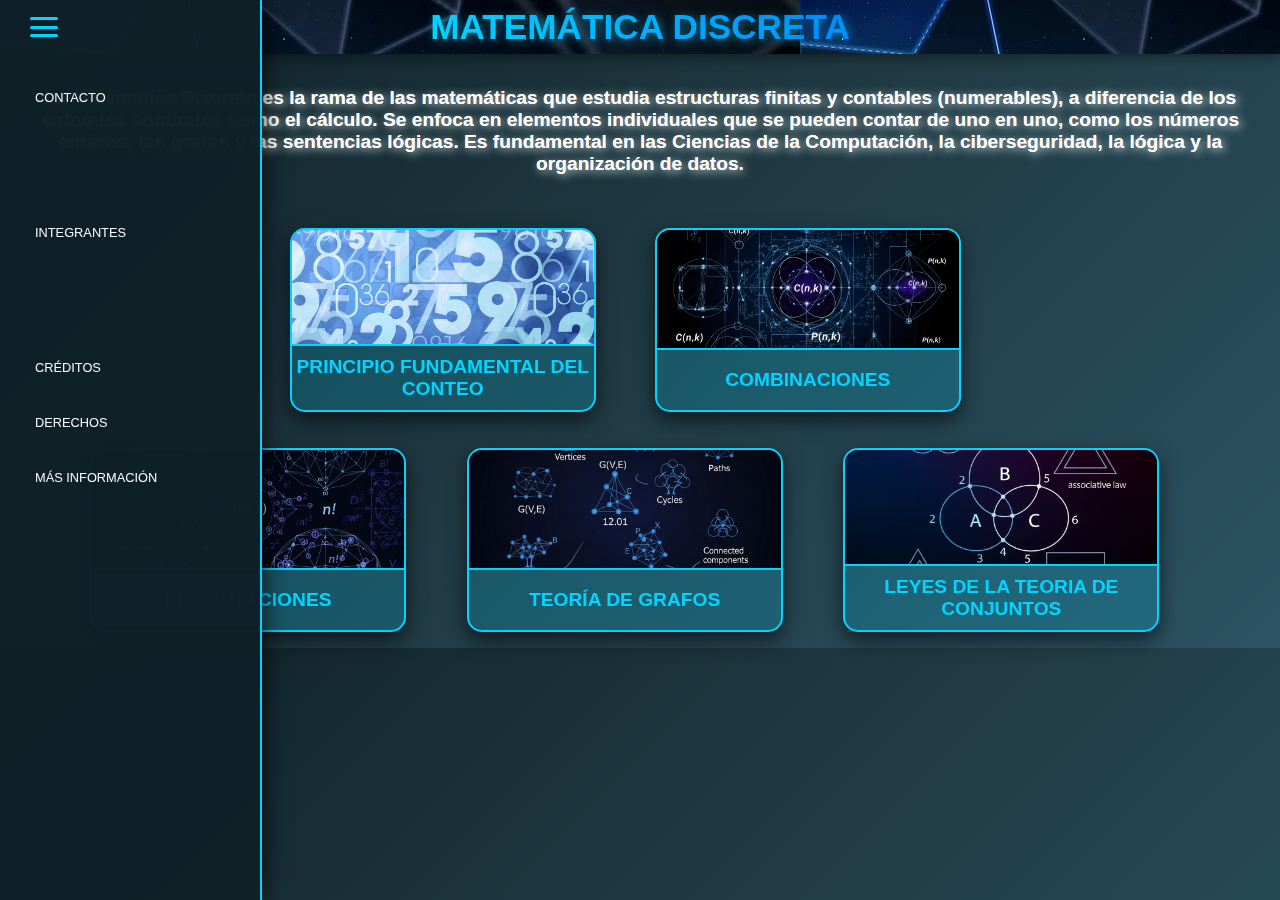
<file: index.html>
<!DOCTYPE html>
<html lang="es">
<head>
    <meta charset="UTF-8">
    <meta name="viewport" content="width=device-width, initial-scale=1.0">
    <link rel="stylesheet" href="./Primero.css">
    <title>Proyecto Matemática Discreta</title>
</head>
<body>
    <!-- Barra Superior -->
    <header class="navbar">
        <div class="logo">
    <div class="menu-icon">
        <span></span>
        <span></span>
        <span></span>
    </div>

    <nav class="menu-lateral">
    <ul>
        <!-- CONTACTO -->
        <li class="has-submenu">
            <input type="checkbox" id="contacto-toggle">
            <label for="contacto-toggle">CONTACTO</label>
            <ul class="submenu">
                <li>📞 Tel: +502 4982-6650</li>
                <li>✉️ correo@ejemplo.com</li>
            </ul>
        </li>

        <!-- INTEGRANTES -->
        <li class="has-submenu">
            <input type="checkbox" id="integrantes-toggle">
            <label for="integrantes-toggle">INTEGRANTES</label>
            <ul class="submenu">
                <li>Josué Acajabón</li>
                <li>Brandon </li>
                <li>Selena</li>
                <li>Mellisa</li>
            </ul>
        </li>

        <!-- RESTO DE OPCIONES -->
        <li><a href="#">CRÉDITOS</a></li>
        <li><a href="#">DERECHOS</a></li>
        <li><a href="#">MÁS INFORMACIÓN</a></li>
    </ul>
</nav>


</div>
        <div class="titulo">
            <h1>Matemática Discreta</h1>
        </div>
    </header>
     <main class="contenido">
        <h1 class="grid0">
            La Matemática Discreta es la rama de las matemáticas que estudia estructuras finitas y contables (numerables), a diferencia de los enfoques continuos como el cálculo. Se enfoca en elementos individuales que se pueden contar de uno en uno, como los números enteros, los grafos y las sentencias lógicas. Es fundamental en las Ciencias de la Computación, la ciberseguridad, la lógica y la organización de datos.
        </h1>
     </main>
    <main class="contenido">
        <div class="grid1">
            <a href="./Principio.html" class="card">
                <div class="card-inner">
                    <div class="card-front">
                        <div class="card-image">
                            <img src="./Principio fundamental de conteo.webp" alt="Principio del Conteo">
                        </div>
                        <div class="card-title">
                            <h2>PRINCIPIO FUNDAMENTAL DEL CONTEO</h2>
                        </div>
                    </div>
                    <div class="card-back">
                        <p>Es una regla que permite calcular el número total de formas en que pueden ocurrir varios eventos sucesivos. Si un evento puede ocurrir de m maneras y otro de n maneras, entonces ambos pueden ocurrir en m × n formas.</p>
                    </div>
                </div>
            </a>

            <a href="./combinaciones.html" class="card">
                <div class="card-inner">
                    <div class="card-front">
                        <div class="card-image">
                            <img src="./Combinaciones.jpg" alt="Combinaciones">
                        </div>
                        <div class="card-title">
                            <h2>COMBINACIONES</h2>
                        </div>
                    </div>
                    <div class="card-back">
                        <p>Son selecciones de elementos de un conjunto donde el orden no importa.
Ejemplo: elegir 3 frutas entre 5 disponibles, sin importar el orden en que se elijan.</p>
                    </div>
                </div>
            </a>

            
        </div>
        
    </main>
    <main class="contenido">
        <div class="grid2">
            <a href="./permutaciones.html" class="card">
                <div class="card-inner">
                    <div class="card-front">
                        <div class="card-image">
                            <img src="./Permutaciones.jpg" alt="Permutaciones">
                        </div>
                        <div class="card-title">
                            <h2>PERMUTACIONES</h2>
                        </div>
                    </div>
                    <div class="card-back">
                        <p>Son arreglos de elementos de un conjunto donde el orden sí importa.
Ejemplo: organizar 3 libros distintos en una repisa — el orden de colocarlos cambia el resultado.</p>
                    </div>
                </div>
            </a>

            <a href="./teoria_de_grafos.html" class="card">
                <div class="card-inner">
                    <div class="card-front">
                        <div class="card-image">
                            <img src="./Teoria de grafos.jpg" alt="Teoría de grafos">
                        </div>
                        <div class="card-title">
                            <h2>TEORÍA DE GRAFOS</h2>
                        </div>
                    </div>
                    <div class="card-back">
                        <p>Es la rama de la matemática discreta que estudia relaciones entre objetos representadas mediante nodos (vértices) y conexiones (aristas).
Se aplica en redes de comunicación, transporte, y análisis de datos.</p>
                    </div>
                </div>
            </a>
            <a href="./leyes.html" class="card">
                <div class="card-inner">
                    <div class="card-front">
                        <div class="card-image">
                            <img src="./logo_leyes_conjuntos.jpg" alt="Tema 5">
                        </div>
                        <div class="card-title">
                            <h2>LEYES DE LA TEORIA DE CONJUNTOS</h2>
                        </div>
                    </div>
                    <div class="card-back">
                        <p>Las leyes de la teoría de conjuntos son reglas o principios que describen cómo se pueden combinar, comparar y simplificar los conjuntos mediante operaciones como la unión, intersección, diferencia y complemento.</p>
                    </div>
                </div>
            </a>
            </div>
    </main>
    
</body>
</html>
</file>
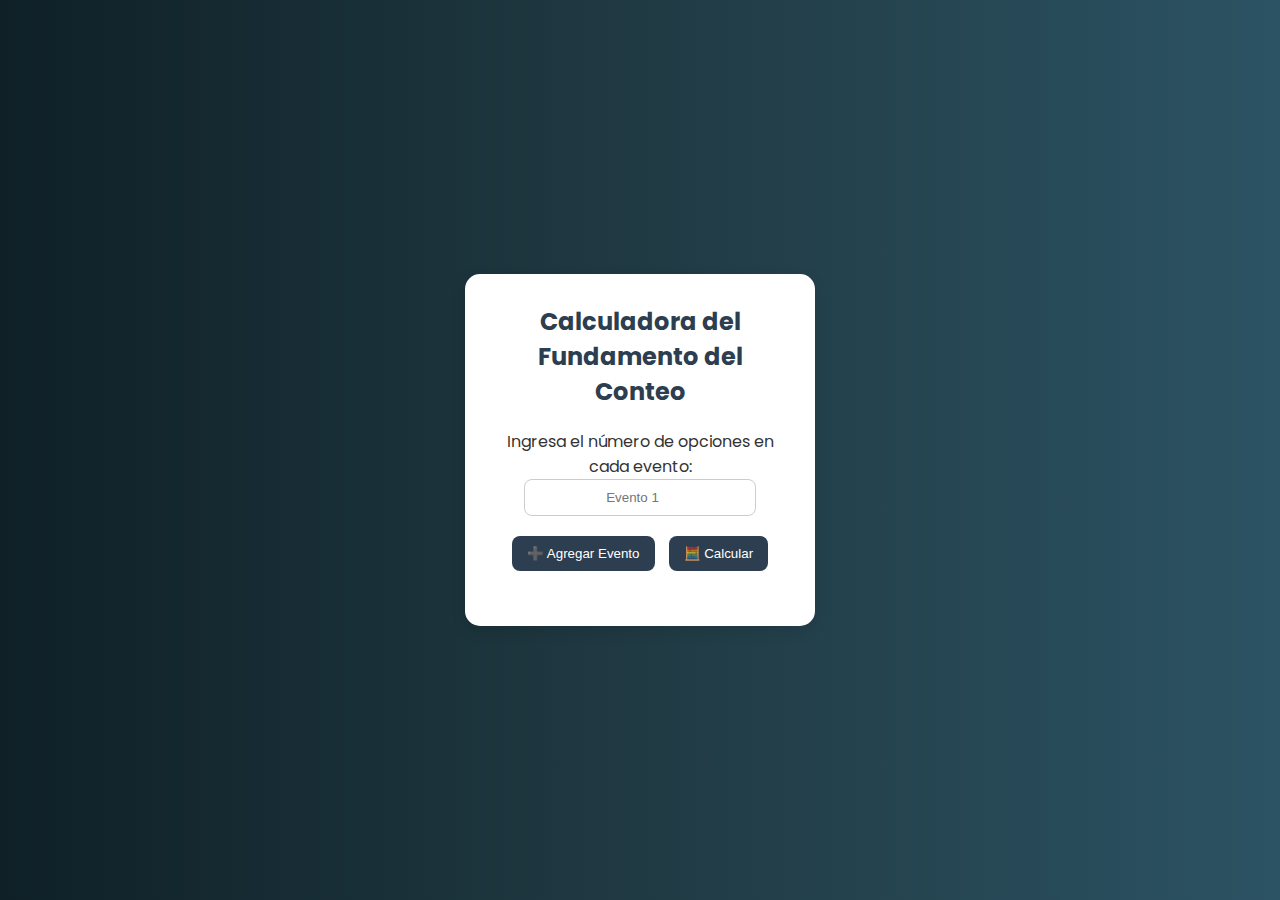
<file: calculadora.html>
<!DOCTYPE html>
<html lang="es">
<head>
    <meta charset="UTF-8">
    <meta name="viewport" content="width=device-width, initial-scale=1.0">
    <title>Calculadora - Principio Fundamental del Conteo</title>
    <link rel="stylesheet" href="style.css">
    <style>
        body {
            font-family: "Poppins", sans-serif;
            background-color: #f3f4f6;
            color: #333;
            display: flex;
            justify-content: center;
            align-items: center;
            height: 100vh;
        }

        .calculator {
            background: #fff;
            border-radius: 15px;
            padding: 30px;
            box-shadow: 0 5px 15px rgba(0,0,0,0.1);
            width: 350px;
            text-align: center;
        }

        h2 {
            color: #2c3e50;
            margin-bottom: 20px;
        }

        .input-group {
            margin-bottom: 15px;
        }

        input[type="number"] {
            width: 80%;
            padding: 10px;
            border: 1px solid #ccc;
            border-radius: 8px;
            text-align: center;
        }

        button {
            background-color: #2c3e50;
            color: white;
            border: none;
            padding: 10px 15px;
            border-radius: 8px;
            cursor: pointer;
            margin: 5px;
        }

        button:hover {
            background-color: #34495e;
        }

        #resultado {
            margin-top: 20px;
            font-size: 1.2em;
            font-weight: bold;
            color: #16a085;
        }
    </style>
</head>
<body>
    <div class="calculator">
        <h2>Calculadora del Fundamento del Conteo</h2>
        <p>Ingresa el número de opciones en cada evento:</p>

        <div id="inputs">
            <div class="input-group">
                <input type="number" placeholder="Evento 1" min="1">
            </div>
        </div>

        <button id="agregar">➕ Agregar Evento</button>
        <button id="calcular">🧮 Calcular</button>

        <div id="resultado"></div>
    </div>

    <script>
        const inputsDiv = document.getElementById("inputs");
        const agregarBtn = document.getElementById("agregar");
        const calcularBtn = document.getElementById("calcular");
        const resultado = document.getElementById("resultado");

        // Agregar nuevos campos de entrada
        agregarBtn.addEventListener("click", () => {
            const inputGroup = document.createElement("div");
            inputGroup.classList.add("input-group");
            inputGroup.innerHTML = `<input type="number" placeholder="Evento ${inputsDiv.children.length + 1}" min="1">`;
            inputsDiv.appendChild(inputGroup);
        });

        // Calcular el total usando el principio fundamental del conteo
        calcularBtn.addEventListener("click", () => {
            const valores = document.querySelectorAll("#inputs input");
            let total = 1;
            let validos = true;

            valores.forEach(input => {
                const valor = parseInt(input.value);
                if (!isNaN(valor) && valor > 0) {
                    total *= valor;
                } else {
                    validos = false;
                }
            });

            if (validos && valores.length > 0) {
                resultado.textContent = `Total de combinaciones posibles: ${total}`;
            } else {
                resultado.textContent = "Por favor, ingresa valores válidos para todos los eventos.";
            }
        });
    </script>
</body>
</html>
</file>
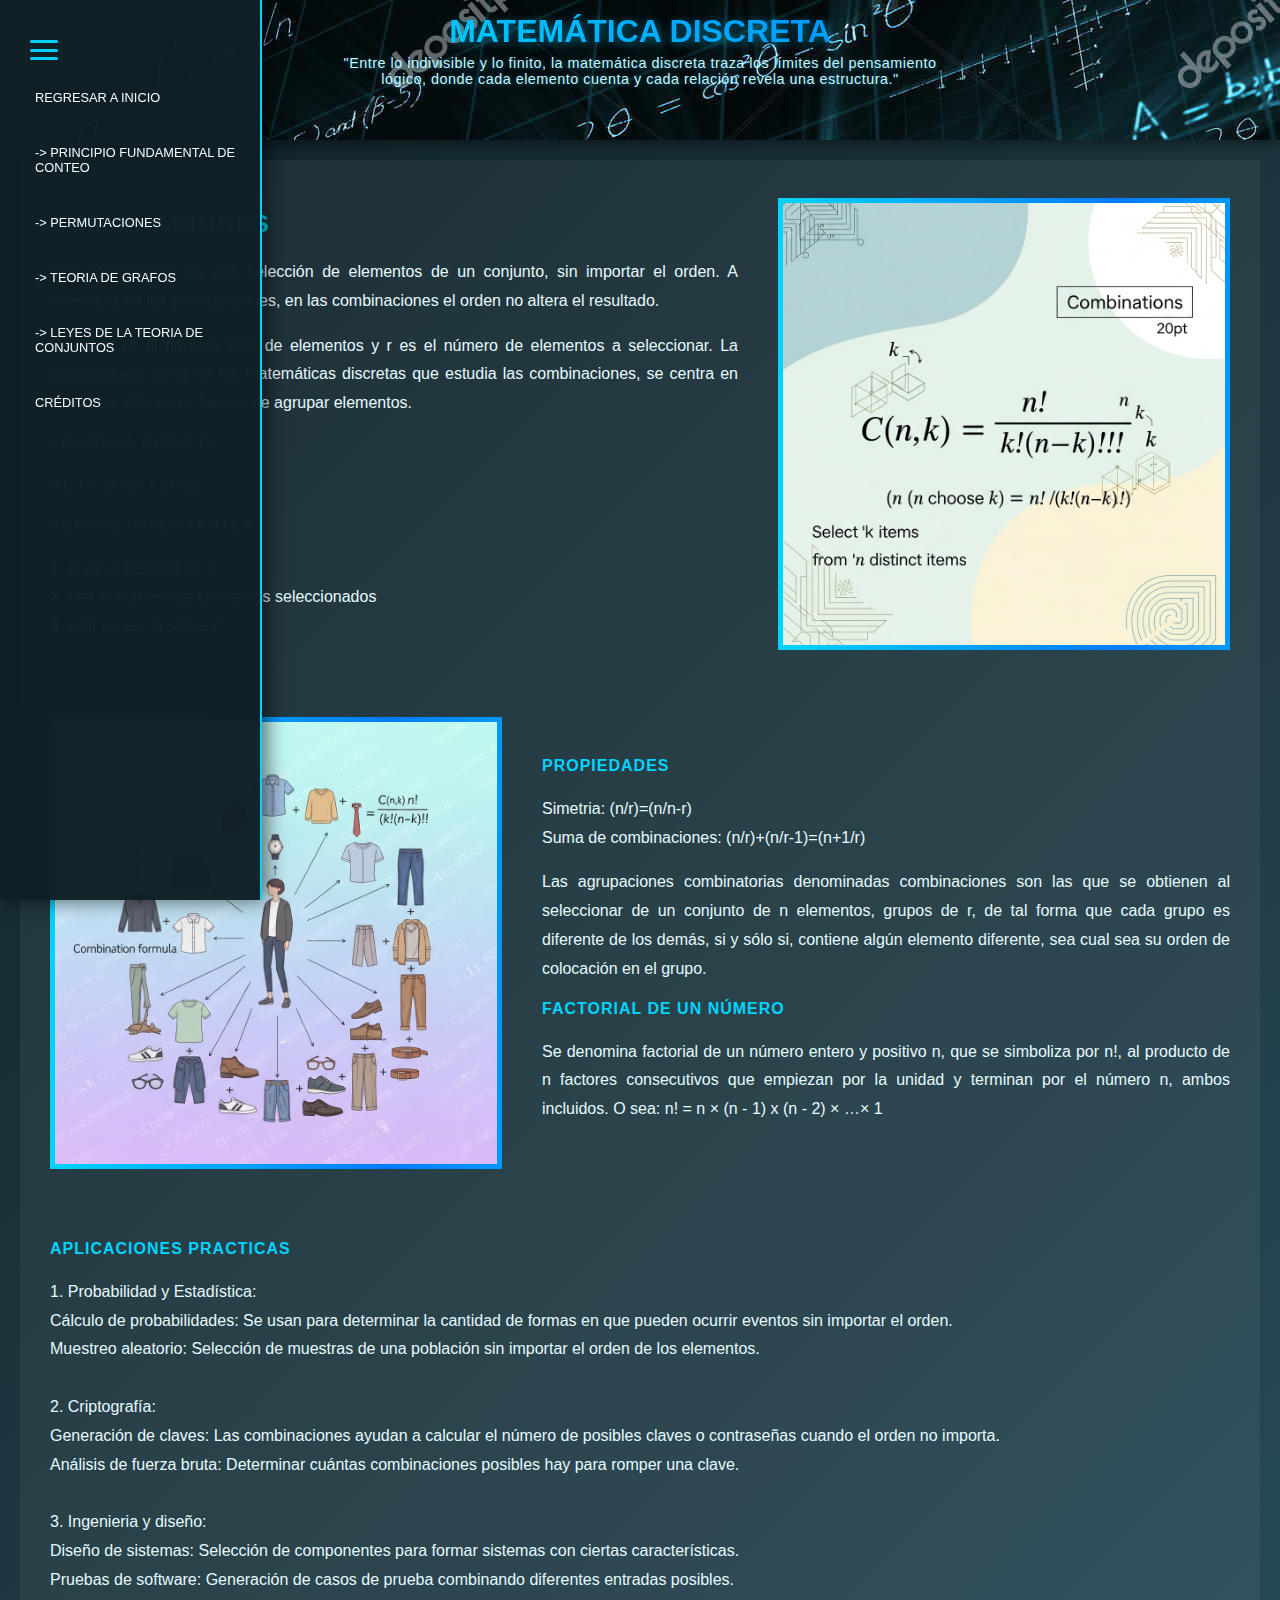
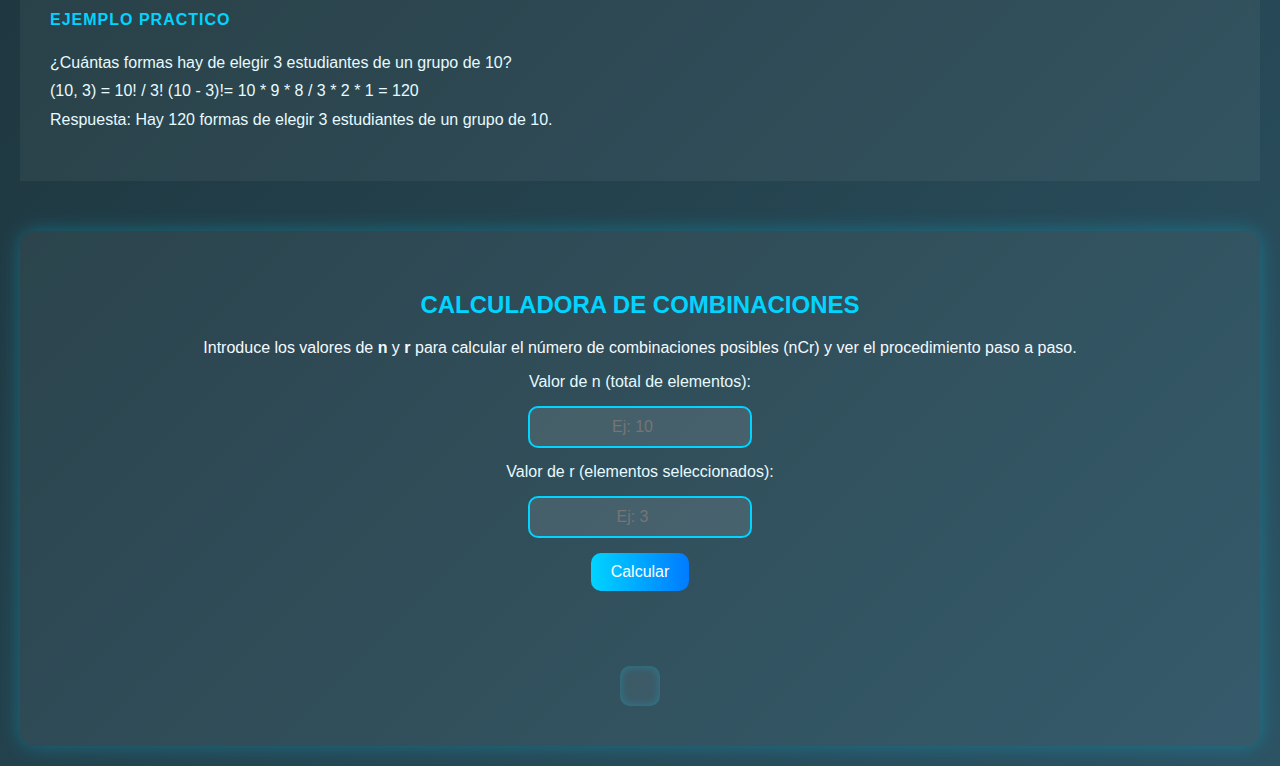
<file: combinaciones.html>
<!DOCTYPE html>
<html lang="es">
<head>
    <meta charset="UTF-8">
    <meta name="viewport" content="width=device-width, initial-scale=1.0">
    <link rel="stylesheet" href="./combinaciones.css">
    <title>Combinaciones</title>
</head>
<body>
    <!-- Barra Superior -->
    <header class="navbar">
        <div class="logo">
            <div class="menu-icon">
                <span></span>
                <span></span>
                <span></span>
            </div>

            <nav class="menu-lateral">
                <ul>
                    <li><a href="./index.html">REGRESAR A INICIO</a></li>
                    <li><a href="./Principio.html">-> PRINCIPIO FUNDAMENTAL DE CONTEO</a></li>
                    <li><a href="./permutaciones.html">-> PERMUTACIONES</a></li>
                    <li><a href="./teoria_de_grafos.html">-> TEORIA DE GRAFOS</a></li>
                    <li><a href="./leyes.html">-> LEYES DE LA TEORIA DE CONJUNTOS</a></li>
                    <li><a href="#">CRÉDITOS</a></li>
                </ul>
            </nav>
        </div>

        <div class="titulo">
            <h1>Matemática Discreta</h1>
            <p class="subtitulo">
                "Entre lo indivisible y lo finito, la matemática discreta traza los límites del pensamiento lógico, 
                donde cada elemento cuenta y cada relación revela una estructura."
            </p>
        </div>
    </header>

    <!-- Contenido principal -->
    <main class="contenido">
    <section class="info">
        <div class="texto">
            <h2>Combinaciones</h2>
            <p>
                Una combinación es una selección de elementos de un conjunto, sin importar el orden. A diferencia de las permutaciones, en las combinaciones el orden no altera el resultado.
            </p>
            <p>Donde n es el número total de elementos y r es el número de elementos a
            seleccionar. La combinatoria, rama de las matemáticas discretas que estudia
            las combinaciones, se centra en contar las diferentes formas de agrupar
            elementos.</p>
            <h1 class="formula">Formula Directa</h1>
            <p>n C r = n! / (r! * (n-r)!)</p>
            <h1 class="formula">Puntos importantes </h1>
            <p>1. n! es el factorial de n <br>2. r es el número de elementos seleccionados <br>3. (r/n​) se lee “n sobre r”</p>
        </div>

        <div class="imagen">
            <img src="./formula_combinaciones_fondo_claro.jpg" alt="Ejemplo de combinaciones">
            <span class="borde-luz"></span>
        </div>
    </section>
    <section class="info">
         <div class="imagen">
            <img src="./combinaciones_ropa_fondo_claro.jpg" alt="Ejemplo de combinaciones">
            <span class="borde-luz"></span>
        </div>
        <div class="texto">
            
            <h1 class="formula">Propiedades </h1>
            <p>Simetria: (n/r​)=(n/n-r​) <br>
            Suma de combinaciones: (n/r​)+(n/r-1​)=(n+1/r​)</p>
            <p>Las agrupaciones combinatorias denominadas combinaciones son las que se obtienen al seleccionar de un conjunto de n elementos, grupos de r, de tal forma que cada grupo es diferente de los demás, si y sólo  si, contiene algún elemento diferente, sea cual sea su orden de  colocación en el grupo.</p>
            <h1 class="formula">Factorial de un número</h1>
            <p>Se denomina factorial de un número entero y positivo n, que se simboliza por n!, al producto de n factores consecutivos que empiezan  por la unidad y terminan por el número n, ambos incluidos. O sea:

n! = n × (n - 1) x (n - 2) × …× 1</p>
        </div>

       
    </section>
    <section class="info">
        <div class="texto">
            
            
 <h1 class="formula">Aplicaciones practicas</h1>
 <p>
    1. Probabilidad y Estadística: <br>
     Cálculo de probabilidades: Se usan para determinar la cantidad de formas en que pueden ocurrir eventos sin importar el orden. <br>
    Muestreo aleatorio: Selección de muestras de una población sin importar el orden de los elementos. <br> <br>
    2. Criptografía: <br>
     Generación de claves: Las combinaciones ayudan a calcular el número de posibles claves o contraseñas cuando el orden no importa. <br>
    Análisis de fuerza bruta: Determinar cuántas combinaciones posibles hay para romper una clave. <br> <br>
    3. Ingenieria y diseño: <br>
     Diseño de sistemas: Selección de componentes para formar sistemas con ciertas características. <br>
    Pruebas de software: Generación de casos de prueba combinando diferentes entradas posibles.
 </p>
            <h1 class="formula">Ejemplo practico</h1>
            <p>¿Cuántas formas hay de elegir 3 estudiantes de un grupo de 10? <br>
            (10, 3) = 10! / 3! (10 - 3)!= 10 * 9 * 8 / 3 * 2 * 1 = 120 <br>
        Respuesta: Hay 120 formas de elegir 3 estudiantes de un grupo de 10.</p>
       
        </div>

       
    </section>
    <section class="calculadora">
    <h2>Calculadora de Combinaciones</h2>
    <p>Introduce los valores de <strong>n</strong> y <strong>r</strong> para calcular el número de combinaciones posibles (nCr) y ver el procedimiento paso a paso.</p>
    
    <div class="calc-contenedor">
        <label for="n">Valor de n (total de elementos):</label>
        <input type="number" id="n" min="0" placeholder="Ej: 10">

        <label for="r">Valor de r (elementos seleccionados):</label>
        <input type="number" id="r" min="0" placeholder="Ej: 3">

        <button id="btnCalcular">Calcular</button>

        <div class="resultado" id="resultado"></div>
        <div class="procedimiento" id="procedimiento"></div>
    </div>
</section>

<script>
function factorial(num) {
    if (num === 0 || num === 1) return 1;
    let resultado = 1;
    for (let i = 2; i <= num; i++) resultado *= i;
    return resultado;
}

document.getElementById("btnCalcular").addEventListener("click", function() {
    const n = parseInt(document.getElementById("n").value);
    const r = parseInt(document.getElementById("r").value);
    const resultadoDiv = document.getElementById("resultado");
    const procedimientoDiv = document.getElementById("procedimiento");

    if (isNaN(n) || isNaN(r) || r > n || n < 0 || r < 0) {
        resultadoDiv.innerHTML = "<p style='color:#ff6b6b;'>⚠️ Verifica los valores. Asegúrate de que n ≥ r ≥ 0.</p>";
        procedimientoDiv.innerHTML = "";
        return;
    }

    const nFact = factorial(n);
    const rFact = factorial(r);
    const nrFact = factorial(n - r);
    const combinaciones = nFact / (rFact * nrFact);

    resultadoDiv.innerHTML = `<p>🔹 Resultado: <strong>${combinaciones}</strong> combinaciones posibles.</p>`;

    procedimientoDiv.innerHTML = `
        <h3>Procedimiento:</h3>
        <p>La fórmula es: <br> <strong>nCr = n! / (r! × (n - r)!)</strong></p>
        <p>Sustituyendo los valores: <br> <strong>${n}C${r} = ${n}! / (${r}! × (${n} - ${r})!)</strong></p>
        <p>Resolviendo los factoriales: <br>
        <strong>${n}! = ${nFact.toLocaleString()} <br>
        ${r}! = ${rFact.toLocaleString()} <br>
        (${n} - ${r})! = ${nrFact.toLocaleString()}</strong></p>
        <p>Entonces: <br>
        <strong>${n}C${r} = ${nFact.toLocaleString()} / (${rFact.toLocaleString()} × ${nrFact.toLocaleString()})</strong></p>
        <p>Finalmente: <br>
        <strong>${n}C${r} = ${combinaciones.toLocaleString()}</strong></p>
    `;
});
</script>

</main>
</body>
</html>
</file>
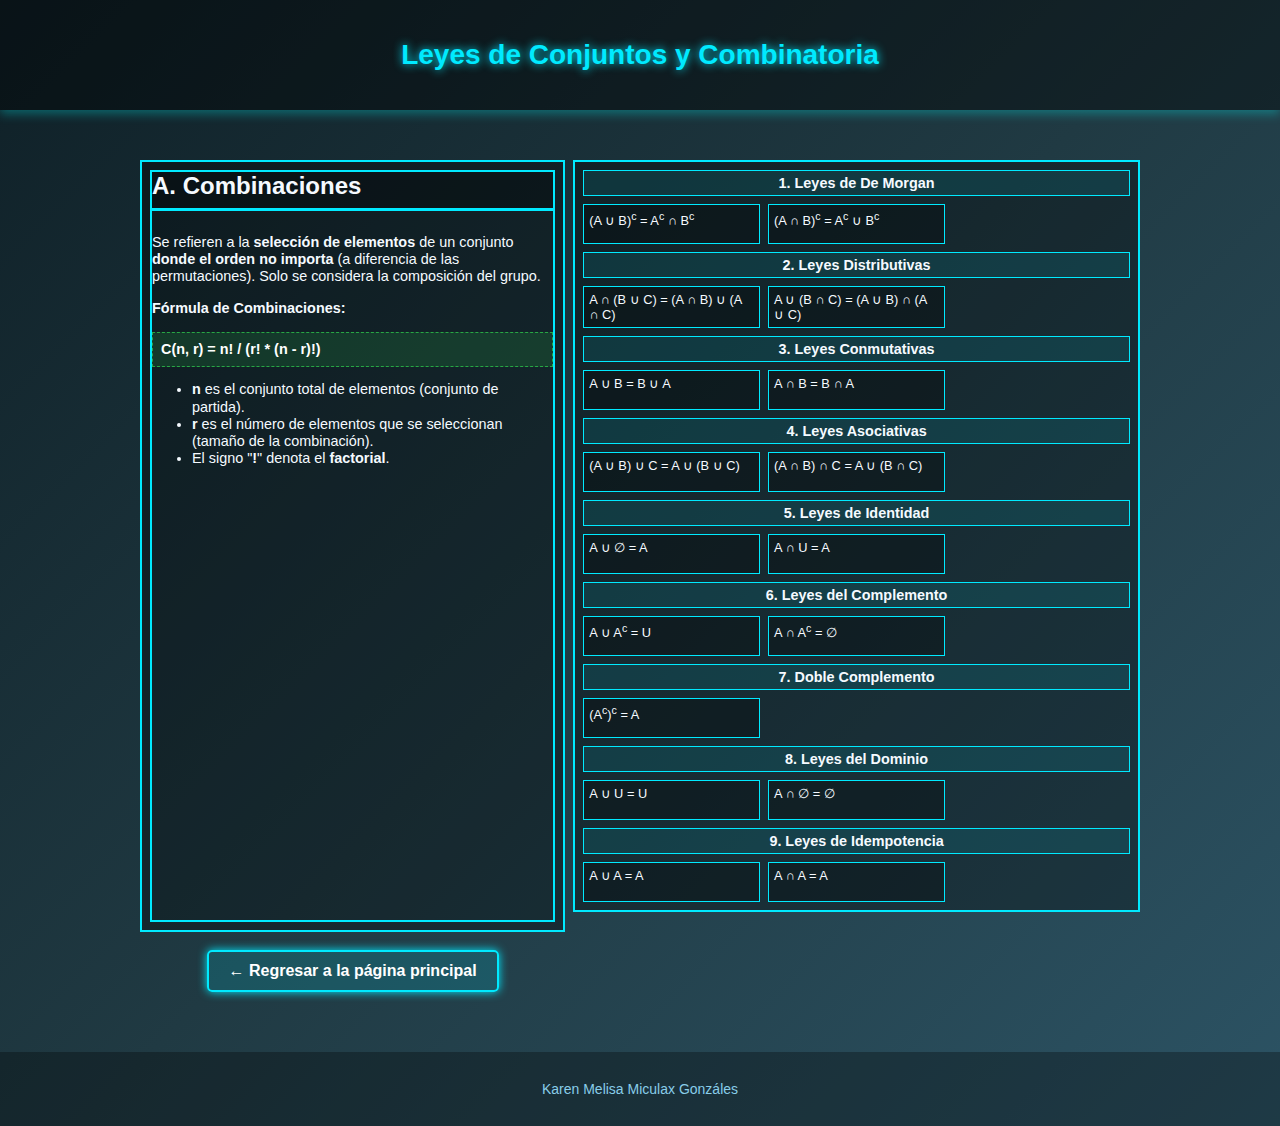
<file: leyes.html>
<!DOCTYPE html>
<html lang="es">
<head>
    <meta charset="UTF-8" />
    <meta name="viewport" content="width=device-width, initial-scale=1.0" />
    <title>Leyes de la Teoría de Conjuntos y Combinaciones</title>
    <link rel="stylesheet" href="diseño.css" />
</head>
<body>

<header>
    <h1>Leyes de Conjuntos y Combinatoria</h1>
</header>

<main> 
    <div class="combinaciones">
        <h2>A. Combinaciones</h2> 
        <div class="concepto">
            <p>Se refieren a la <strong>selección de elementos</strong> de un conjunto <strong>donde el orden no importa</strong> (a diferencia de las permutaciones). Solo se considera la composición del grupo.</p>
            <p><strong>Fórmula de Combinaciones:</strong></p>
            <div class="formula">C(n, r) = n! / (r! * (n - r)!)</div>
            <ul>
                <li><strong>n</strong> es el conjunto total de elementos (conjunto de partida).</li>
                <li><strong>r</strong> es el número de elementos que se seleccionan (tamaño de la combinación).</li>
                <li>El signo "<strong>!</strong>" denota el <strong>factorial</strong>.</li>  
            </ul>
        </div>
    </div>

    <h2 class="subtitulo-leyes">Leyes de la Teoría de Conjuntos</h2>

    <div class="contenedor-leyes">
        <section>
            <h2>1. Leyes de De Morgan</h2>
            <div class="ley">(A ∪ B)<sup>c</sup> = A<sup>c</sup> ∩ B<sup>c</sup></div>
            <div class="ley">(A ∩ B)<sup>c</sup> = A<sup>c</sup> ∪ B<sup>c</sup></div>
        </section>
        <section>
            <h2>2. Leyes Distributivas</h2>
            <div class="ley">A ∩ (B ∪ C) = (A ∩ B) ∪ (A ∩ C)</div>
            <div class="ley">A ∪ (B ∩ C) = (A ∪ B) ∩ (A ∪ C)</div>
        </section> 
        <section>
            <h2>3. Leyes Conmutativas</h2>
            <div class="ley">A ∪ B = B ∪ A</div>
            <div class="ley">A ∩ B = B ∩ A</div>
        </section>
        <section>
            <h2>4. Leyes Asociativas</h2>
            <div class="ley">(A ∪ B) ∪ C = A ∪ (B ∪ C)</div>
            <div class="ley">(A ∩ B) ∩ C = A ∪ (B ∩ C)</div>
        </section>
        <section>
            <h2>5. Leyes de Identidad</h2>
            <div class="ley">A ∪ ∅ = A</div>
            <div class="ley">A ∩ U = A</div>
        </section>
        <section>
            <h2>6. Leyes del Complemento</h2>
            <div class="ley">A ∪ A<sup>c</sup> = U</div>
            <div class="ley">A ∩ A<sup>c</sup> = ∅</div>
        </section>
        <section>
            <h2>7. Doble Complemento</h2>
            <div class="ley">(A<sup>c</sup>)<sup>c</sup> = A</div>
        </section>
        <section>
            <h2>8. Leyes del Dominio</h2>
            <div class="ley">A ∪ U = U</div>
            <div class="ley">A ∩ ∅ = ∅</div>
        </section>
        <section>
            <h2>9. Leyes de Idempotencia</h2>
            <div class="ley">A ∪ A = A</div>
            <div class="ley">A ∩ A = A</div>
        </section>
    </div>

    <div class="boton-regresar">
        <a href="./index.html">← Regresar a la página principal</a>
    </div>
</main> 

<footer>
    <p>Karen Melisa Miculax Gonzáles</p>
</footer>

</body>
</html>
</file>
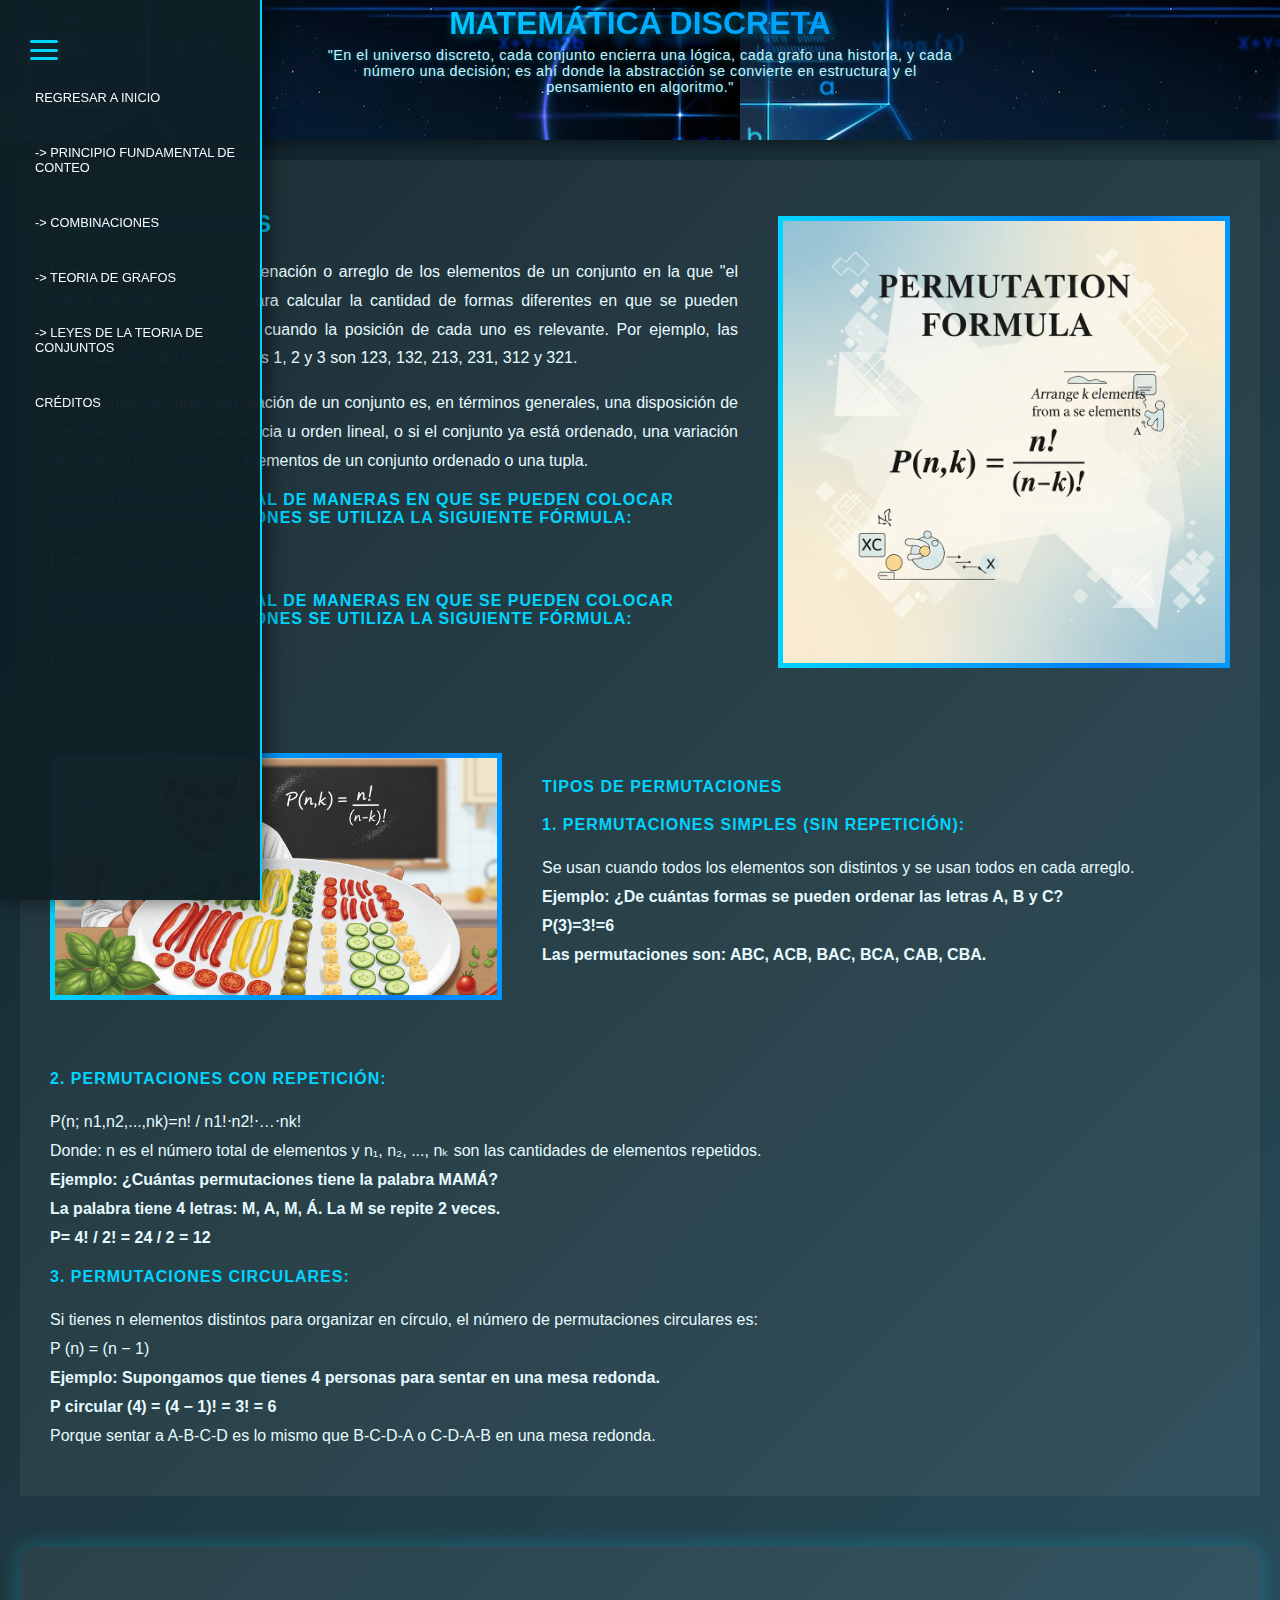
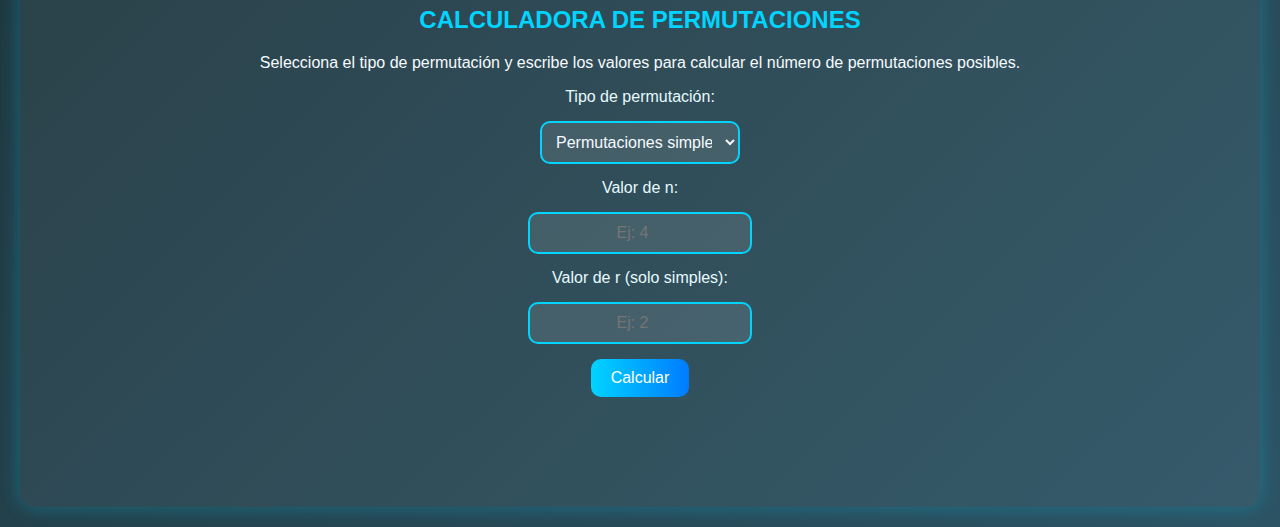
<file: permutaciones.html>
<!DOCTYPE html>
<html lang="es">
<head>
    <meta charset="UTF-8">
    <meta name="viewport" content="width=device-width, initial-scale=1.0">
    <link rel="stylesheet" href="./permutaciones.css">
    <title>Permutaciones</title>
</head>
<body>
    <!-- Barra Superior -->
    <header class="navbar">
        <div class="logo">
            <div class="menu-icon">
                <span></span>
                <span></span>
                <span></span>
            </div>

            <nav class="menu-lateral">
                <ul>
                    <li><a href="./index.html">REGRESAR A INICIO</a></li>
                    <li><a href="./Principio.html">-> PRINCIPIO FUNDAMENTAL DE CONTEO</a></li>
                    <li><a href="./combinaciones.html">-> COMBINACIONES</a></li>
                    <li><a href="./teoria_de_grafos.html">-> TEORIA DE GRAFOS</a></li>
                    <li><a href="./leyes.html">-> LEYES DE LA TEORIA DE CONJUNTOS</a></li>
                    <li><a href="#">CRÉDITOS</a></li>
                </ul>
            </nav>
        </div>

        <div class="titulo">
            <h1>Matemática Discreta</h1>
            <p class="subtitulo">
                "En el universo discreto, cada conjunto encierra una lógica, cada grafo una historia, y cada número una decisión; es ahí donde la abstracción se convierte en estructura y el pensamiento en algoritmo."
            </p>
        </div>
    </header>

    <!-- Contenido principal -->
    <main class="contenido">
    <section class="info">
        <div class="texto">
            <h2>Permutaciones</h2>
            <p>
                Una permutación es una ordenación o arreglo de los elementos de un conjunto en la que "el orden importa". Se utiliza para calcular la cantidad de formas diferentes en que se pueden organizar objetos o eventos cuando la posición de cada uno es relevante. Por ejemplo, las permutaciones de los números 1, 2 y 3 son 123, 132, 213, 231, 312 y 321.
            </p>
            <p>En matemáticas, una permutación de un conjunto es, en términos generales, una disposición de sus miembros en una secuencia u orden lineal, o si el conjunto ya está ordenado, una variación del orden o posición de los elementos de un conjunto ordenado o una tupla.</p>
            <h1 class="formula">Para obtener el total de maneras en que se pueden colocar  elementos en  posiciones se utiliza la siguiente fórmula:</h1>
            <p>P (m , n) = m! / (m - n)!</p>
            <h1 class="formula">Para obtener el total de maneras en que se pueden colocar  elementos en  posiciones se utiliza la siguiente fórmula:</h1>
            <p>Pn= n!</p>
        </div>

        <div class="imagen">
            <img src="./formula_permutaciones.jpg" alt="Ejemplo de combinaciones">
            <span class="borde-luz"></span>
        </div>
    </section>
    <section class="info">
         <div class="imagen">
            <img src="./permutaciones_cocina.jpg" alt="Ejemplo de combinaciones">
            <span class="borde-luz"></span>
        </div>
        <div class="texto">
            
            <h1 class="formula">Tipos de permutaciones</h1>
             <h1 class="formula">1. Permutaciones Simples (Sin repetición): </h1>
            <p>
                 Se usan cuando todos los elementos son distintos y se usan todos en cada arreglo. <br>
               <strong> Ejemplo: ¿De cuántas formas se pueden ordenar las letras A, B y C? <br>
                P(3)=3!=6 <br>
                Las permutaciones son: ABC, ACB, BAC, BCA, CAB, CBA.</strong>
        </div>

       
    </section>
    <section class="info">
        <div class="texto">
             <h1 class="formula">2. Permutaciones con repetición: </h1>
 <p>
    P(n; n1​,n2​,...,nk​)=n! / n1​!⋅n2​!⋅…⋅nk​! <br>
    Donde: n es el número total de elementos y n₁, n₂, ..., nₖ son las cantidades de elementos repetidos. <br>
    <strong>Ejemplo: ¿Cuántas permutaciones tiene la palabra MAMÁ? <br>
    La palabra tiene 4 letras: M, A, M, Á. La M se repite 2 veces. <br>
    P= 4! / 2! = 24 / 2 = 12 </strong>
 </p>
  <h1 class="formula">3. Permutaciones circulares: </h1>
 <p>
Si tienes n elementos distintos para organizar en círculo, el número de permutaciones circulares es: <br>
P (n) = (n − 1) <br>
<strong>Ejemplo: Supongamos que tienes 4 personas para sentar en una mesa redonda. <br>
P circular ​(4) = (4 − 1)! = 3! = 6 </strong><br>
Porque sentar a A-B-C-D es lo mismo que B-C-D-A o C-D-A-B en una mesa redonda.</p>

       
        </div>

       
    </section>
    <section class="calculadora">
    <h2>Calculadora de Permutaciones</h2>
    <p>Selecciona el tipo de permutación y escribe los valores para calcular el número de permutaciones posibles.</p>

    <div class="calc-contenedor">
        <label for="tipo">Tipo de permutación:</label>
        <select id="tipo">
            <option value="simple">Permutaciones simples</option>
            <option value="repeticion">Permutaciones con repetición</option>
            <option value="circular">Permutaciones circulares</option>
        </select>

        <label for="n">Valor de n:</label>
        <input type="number" id="n" min="0" placeholder="Ej: 4">

        <label for="r" id="labelR">Valor de r (solo simples):</label>
        <input type="number" id="r" min="0" placeholder="Ej: 2">

        <label for="repeticiones" id="labelRep" style="display:none;">
            Cantidades de elementos repetidos (separados por coma):
        </label>
        <input type="text" id="repeticiones" placeholder="Ej: 2,2" style="display:none;">

        <button id="btnCalcular">Calcular</button>

        <div class="resultado" id="resultado"></div>
        <div class="procedimiento" id="procedimiento"></div>
    </div>
</section>

<script>
function factorial(num) {
    if (num === 0 || num === 1) return 1;
    let resultado = 1;
    for (let i = 2; i <= num; i++) resultado *= i;
    return resultado;
}

// Mostrar/Ocultar campos según tipo
document.getElementById('tipo').addEventListener('change', function() {
    const tipo = this.value;
    document.getElementById('r').style.display = tipo === 'simple' ? 'block' : 'none';
    document.getElementById('labelR').style.display = tipo === 'simple' ? 'block' : 'none';
    document.getElementById('repeticiones').style.display = tipo === 'repeticion' ? 'block' : 'none';
    document.getElementById('labelRep').style.display = tipo === 'repeticion' ? 'block' : 'none';
});

document.getElementById("btnCalcular").addEventListener("click", function() {
    const tipo = document.getElementById("tipo").value;
    const n = parseInt(document.getElementById("n").value);
    const r = parseInt(document.getElementById("r").value);
    const repInput = document.getElementById("repeticiones").value;
    const resultadoDiv = document.getElementById("resultado");
    const procedimientoDiv = document.getElementById("procedimiento");

    if (isNaN(n) || n < 0 || (tipo==='simple' && (isNaN(r) || r<0 || r>n))) {
        resultadoDiv.innerHTML = "<p style='color:#ff6b6b;'>⚠️ Verifica los valores.</p>";
        procedimientoDiv.innerHTML = "";
        return;
    }

    let permutaciones = 0;
    let procedimiento = "";

    if (tipo === "simple") {
        permutaciones = factorial(n) / factorial(n - r);
        procedimiento = `
            <h3>Procedimiento:</h3>
            <p>Fórmula: P(n, r) = n! / (n - r)!</p>
            <p>Sustituyendo: P(${n}, ${r}) = ${n}! / (${n}-${r})! = ${factorial(n)} / ${factorial(n - r)} = ${permutaciones}</p>
        `;
    } else if (tipo === "repeticion") {
        const repArr = repInput.split(",").map(x=>parseInt(x.trim()));
        if(repArr.some(isNaN) || repArr.reduce((a,b)=>a+b,0) !== n) {
            resultadoDiv.innerHTML = "<p style='color:#ff6b6b;'>⚠️ Verifica las cantidades de repeticiones. La suma debe ser igual a n.</p>";
            procedimientoDiv.innerHTML = "";
            return;
        }
        let denominador = repArr.reduce((acc,val)=>acc*factorial(val),1);
        permutaciones = factorial(n)/denominador;
        procedimiento = `
            <h3>Procedimiento:</h3>
            <p>Fórmula: P(n; n1, n2, ...) = n! / (n1! × n2! × ...)</p>
            <p>Sustituyendo: n = ${n}, repeticiones = [${repArr.join(", ")}]</p>
            <p>Denominador: ${repArr.map(x=>"("+x+"!)").join(" × ")} = ${denominador}</p>
            <p>Resultado: P = ${factorial(n)} / ${denominador} = ${permutaciones}</p>
        `;
    } else if (tipo === "circular") {
        permutaciones = factorial(n-1);
        procedimiento = `
            <h3>Procedimiento:</h3>
            <p>Fórmula: P circular(n) = (n-1)!</p>
            <p>Sustituyendo: P circular(${n}) = (${n}-1)! = ${n-1}! = ${permutaciones}</p>
        `;
    }

    resultadoDiv.innerHTML = `<p>🔹 Resultado: <strong>${permutaciones}</strong> permutaciones posibles.</p>`;
    procedimientoDiv.innerHTML = procedimiento;
});
</script>

</main>
</body>
</html>
</file>
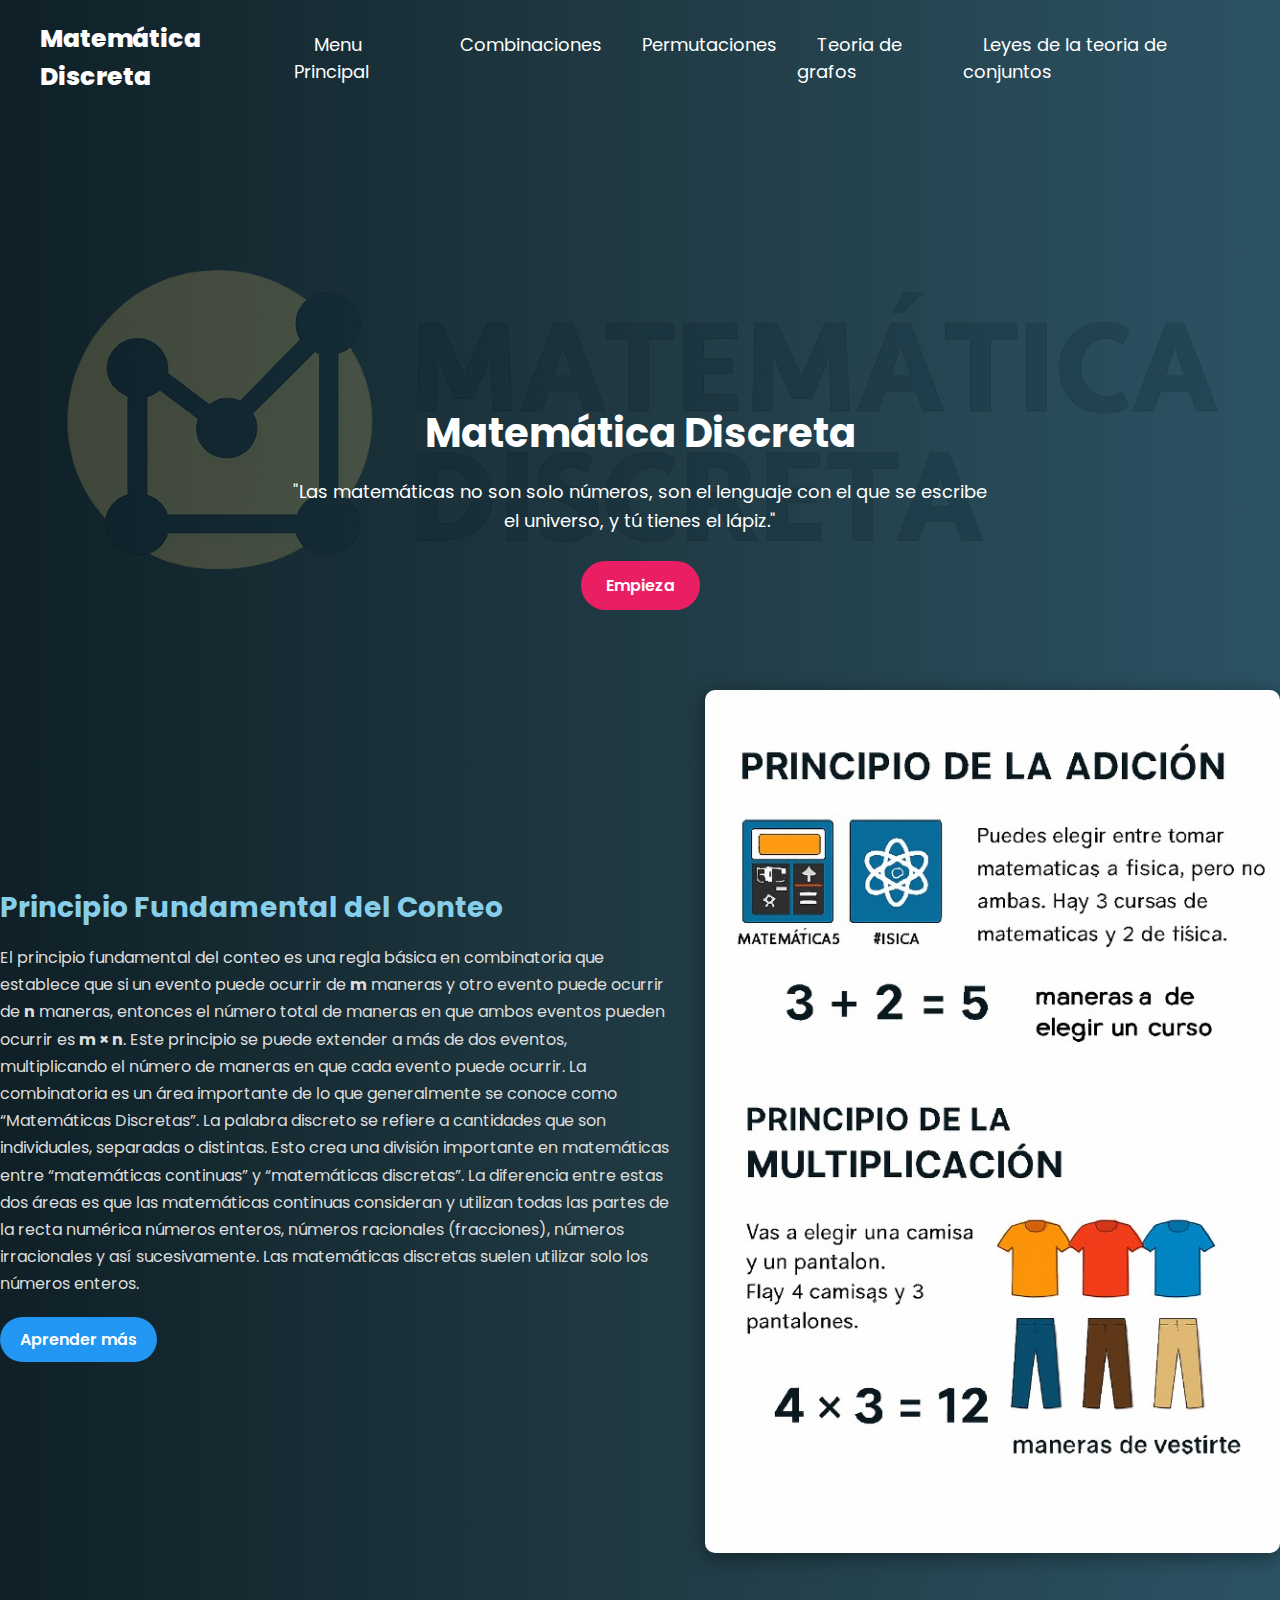
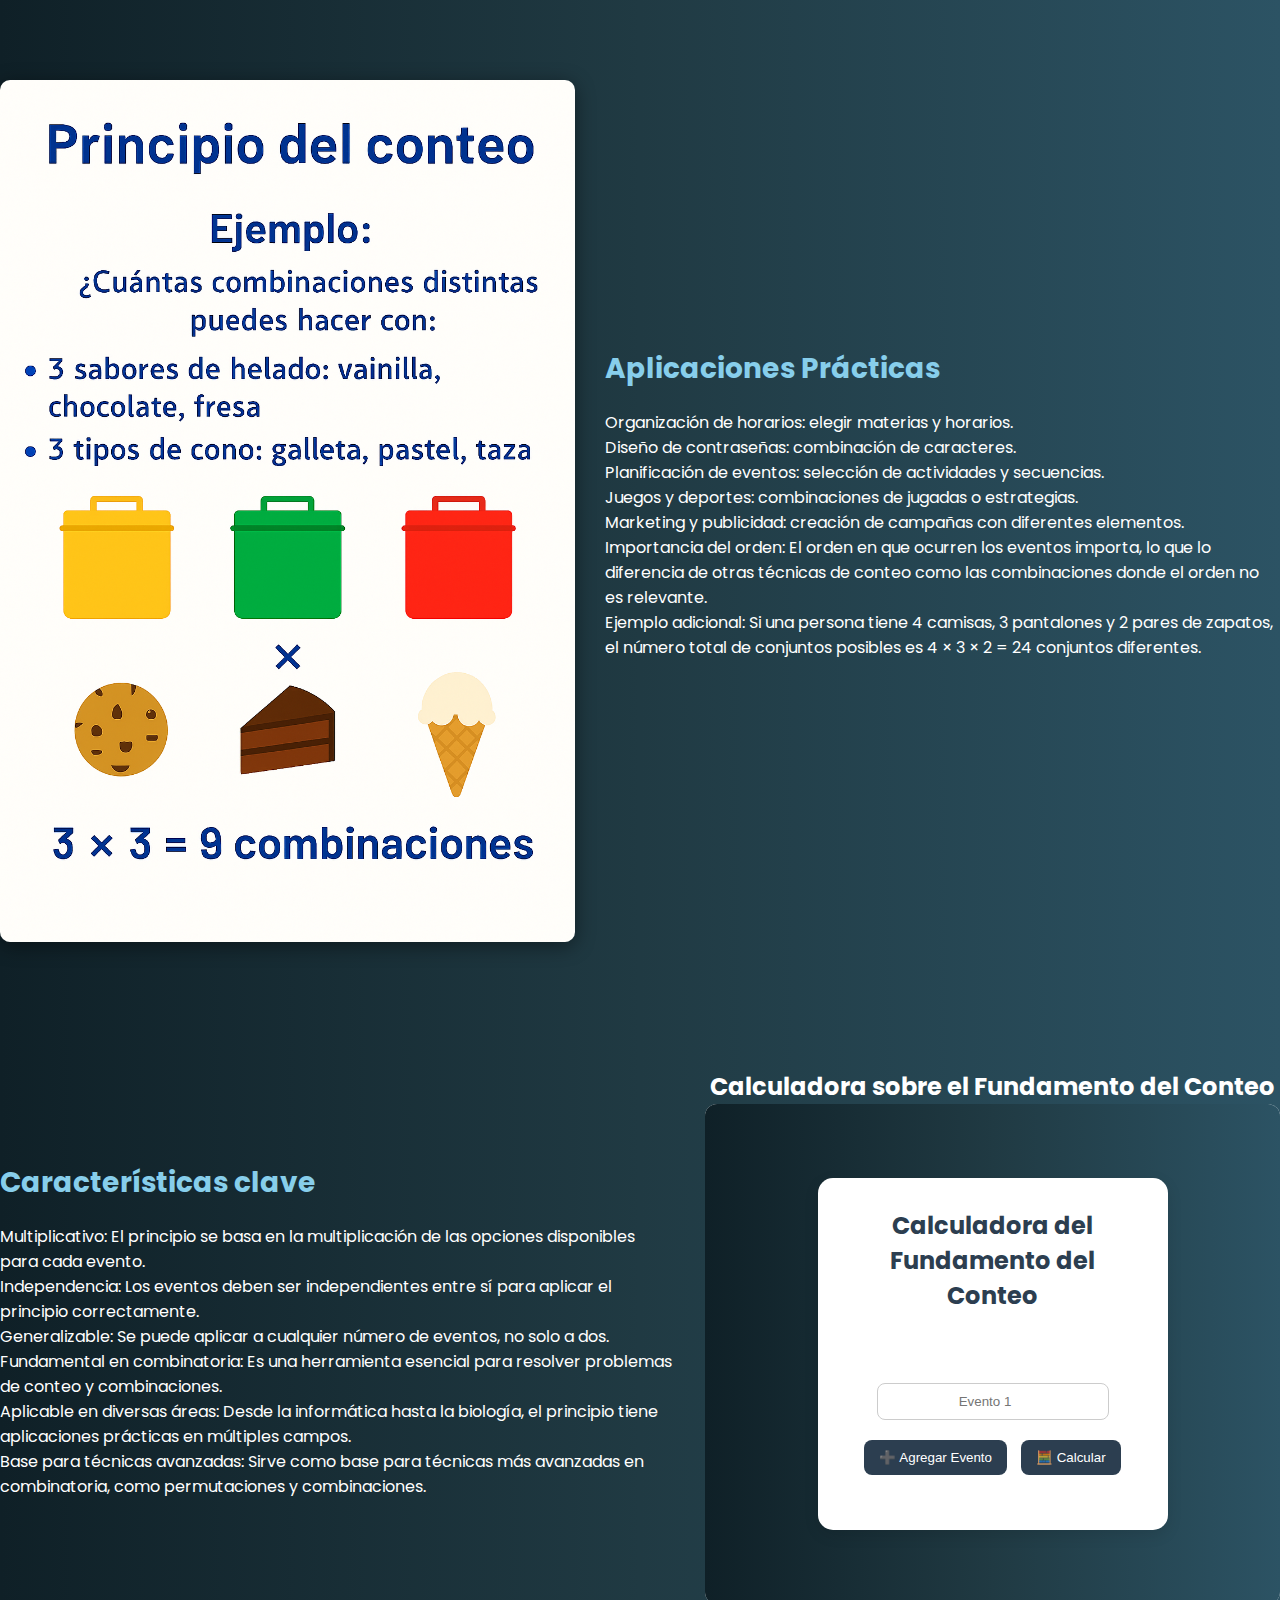
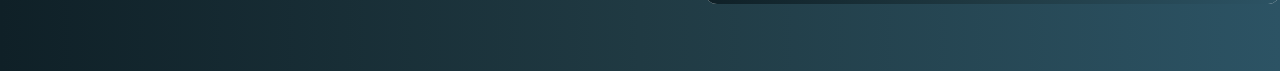
<file: Principio.html>
<!DOCTYPE html>
<html lang="es">
<head>
    <meta charset="UTF-8">
    <meta http-equiv="X-UA-Compatible" content="IE=edge">
    <meta name="viewport" content="width=device-width, initial-scale=1.0">
    <title>Proyecto - Matemática Discreta</title>
    <link rel="stylesheet" href="style.css">
    <li><a href="calculadora.html"></a></li>


</head>
<body>

    <header class="header">
        <div class="container">
            <a href="#" class="logo">Matemática Discreta</a>

         
            <input type="checkbox" id="menu-bar">
            <label for="menu-bar">
                <img src="./logo-matematicas.png" class="menu-icono" alt="Menú">
            </label>

            <nav class="navbar">
                <ul>
                    <li><a href="./index.html">Menu Principal</a></li>
                    <li><a href="./combinaciones.html">Combinaciones</a></li>   
                    <li><a href="./permutaciones.html">Permutaciones</a></li> 
                    <li><a href="./teoria_de_grafos.html">Teoria de grafos</a></li> 
                    <li><a href="./leyes.html">Leyes de la teoria de conjuntos</a></li> 
                </ul>
            </nav>
        </div>

        <div class="header-content container">
            <div class="header-text">
                <h1>Matemática Discreta</h1>
                <p>"Las matemáticas no son solo números, son el lenguaje con el que se escribe el universo, y tú tienes el lápiz."</p>
                <a href="#" class="btn-1">Empieza</a>
            </div>
        </div>
    </header>


    <section class="matematica-section">
        <div class="mate-text">
            <h2><span>Principio Fundamental del Conteo</span></h2>
            <p>
                El principio fundamental del conteo es una regla básica en combinatoria que establece que si un evento puede ocurrir de <strong>m</strong> maneras y otro evento puede ocurrir de <strong>n</strong> maneras, entonces el número total de maneras en que ambos eventos pueden ocurrir es <strong>m × n</strong>. 
                Este principio se puede extender a más de dos eventos, multiplicando el número de maneras en que cada evento puede ocurrir.   
                La combinatoria es un área importante de lo que generalmente se conoce como “Matemáticas Discretas”. La palabra discreto se refiere a cantidades que son individuales, separadas o distintas. Esto crea una división importante en matemáticas entre “matemáticas continuas” y “matemáticas discretas”. La diferencia entre estas dos áreas es que las matemáticas continuas consideran y utilizan todas las partes de la recta numérica números enteros, números racionales (fracciones), números irracionales y así sucesivamente. Las matemáticas discretas suelen utilizar solo los números enteros.  
            </p>
            <a href="#" class="btn-2">Aprender más</a>
        </div>

        <div class="mate-img">
            <img src="./Mate-1.jpeg" alt="Principio Fundamental del Conteo">
        </div>
    </section>


    <section class="matematica-section">
        <div class="mate-img">
            <img src="./ejemplo2.png" alt="Ejemplo Conteo">
        </div>

        <div class="mate-text">
            <h2><span>Aplicaciones Prácticas</span></h2>
            <p>

                <li> Organización de horarios: elegir materias y horarios.</li>
                <li> Diseño de contraseñas: combinación de caracteres.</li>
                <li> Planificación de eventos: selección de actividades y secuencias.</li>
                <li> Juegos y deportes: combinaciones de jugadas o estrategias.</li>
                <li> Marketing y publicidad: creación de campañas con diferentes elementos.</li> 
                <li> Importancia del orden: El orden en que ocurren los eventos importa, lo que lo diferencia de otras técnicas de conteo como las combinaciones donde el orden no es relevante. </li>   
                <li> Ejemplo adicional: Si una persona tiene 4 camisas, 3 pantalones y 2 pares de zapatos, el número total de conjuntos posibles es 4 × 3 × 2 = 24 conjuntos diferentes.</li>
                
                
            </p>
        </div>
    </section>

    
    <section class="matematica-section">
        <div class="mate-text">
            <h2><span>Características clave</span></h2>
            <p>
                <li>Multiplicativo: El principio se basa en la multiplicación de las opciones disponibles para cada evento.</li>
                <li>Independencia: Los eventos deben ser independientes entre sí para aplicar el principio correctamente.</li>
                <li>Generalizable: Se puede aplicar a cualquier número de eventos, no solo a dos.</li>
                <li>Fundamental en combinatoria: Es una herramienta esencial para resolver problemas de conteo y combinaciones.</li>
                <li>Aplicable en diversas áreas: Desde la informática hasta la biología, el principio tiene aplicaciones prácticas en múltiples campos.</li>
                <li>Base para técnicas avanzadas: Sirve como base para técnicas más avanzadas en combinatoria, como permutaciones y combinaciones.</li>
            </p>
        </div>
        <div class="mate-img">
             
            <section class="footer">
                
                <div class="Links">
                  <section id="calculadora">
                  <h2>Calculadora sobre el Fundamento del Conteo</h2>
                  <iframe src="calculadora.html" width="100%" height="500px" style="border:none; border-radius:12px;"></iframe>
                  </section>

                

                </div>
</file>
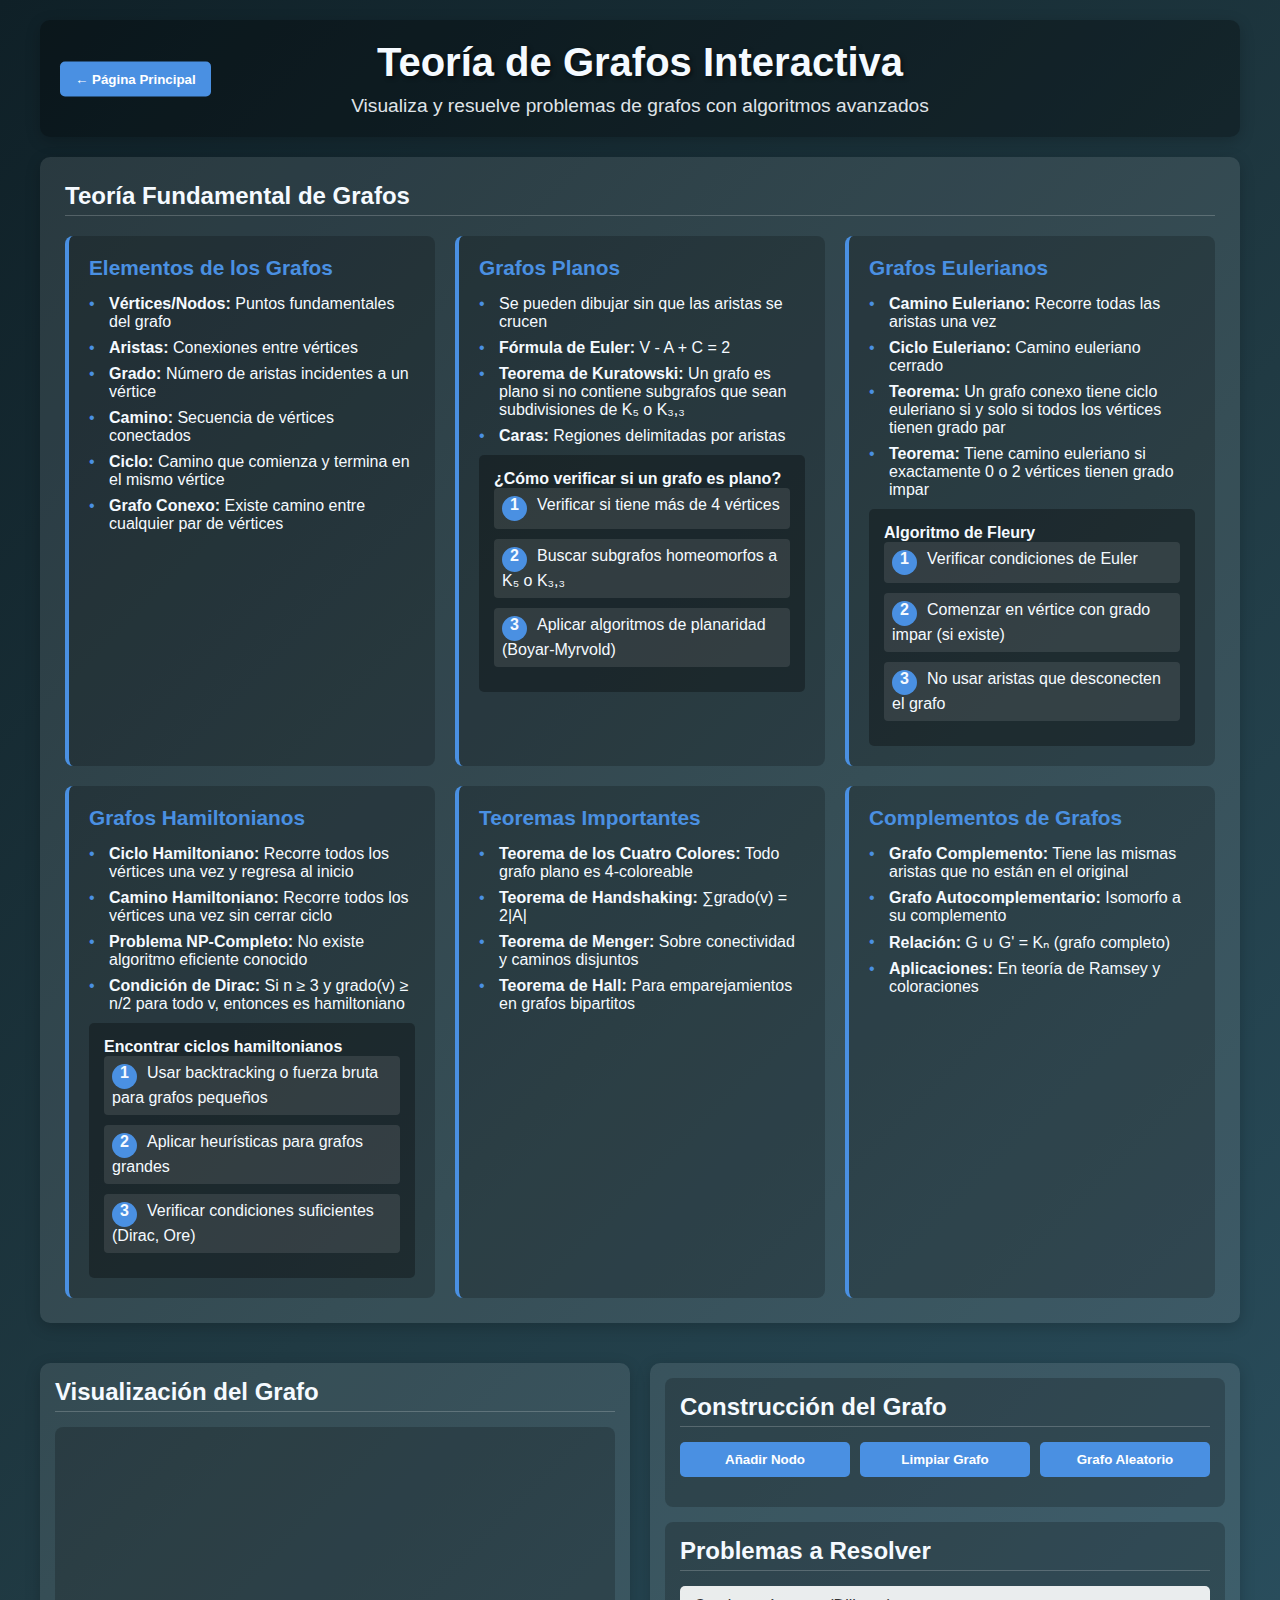
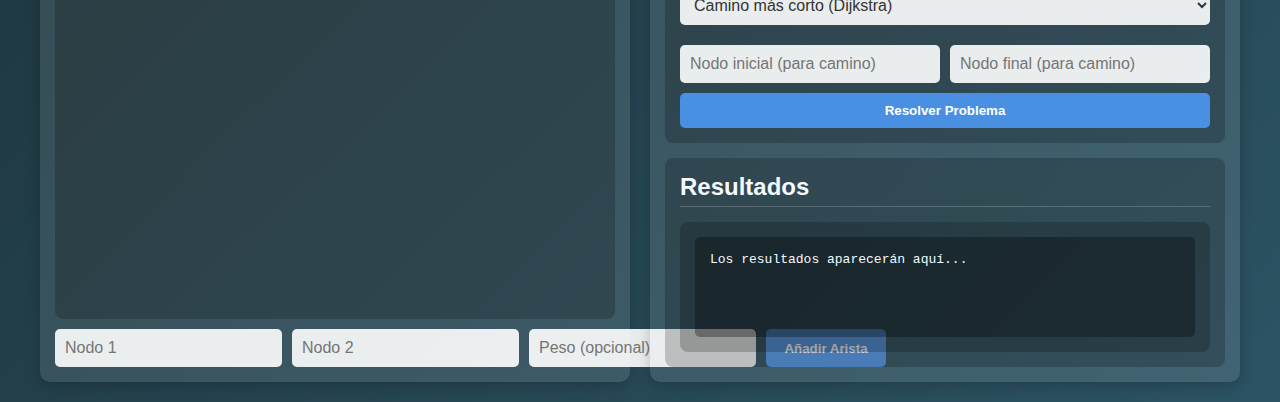
<file: teoria_de_grafos.html>
<!DOCTYPE html>
<html lang="es">
<head>
    <meta charset="UTF-8">
    <meta name="viewport" content="width=device-width, initial-scale=1.0">
    <title> Teoría de Grafos - Completo</title>
    <style>
        * {
            margin: 0;
            padding: 0;
            box-sizing: border-box;
            font-family: 'Segoe UI', Tahoma, Geneva, Verdana, sans-serif;
        }
        
        body {
            background: linear-gradient(135deg, #0f2027, #203a43, #2c5364);
            color: #f5faff;
            min-height: 100vh;
            padding: 20px;
        }
        
        .container {
            max-width: 1200px;
            margin: 0 auto;
            display: flex;
            flex-direction: column;
            gap: 20px;
        }
        
        header {
            text-align: center;
            padding: 20px;
            background: rgba(0, 0, 0, 0.3);
            border-radius: 10px;
            box-shadow: 0 4px 15px rgba(0, 0, 0, 0.2);
            position: relative;
        }
        
        h1 {
            font-size: 2.5rem;
            margin-bottom: 10px;
            text-shadow: 2px 2px 4px rgba(0, 0, 0, 0.5);
        }
        
        .subtitle {
            font-size: 1.2rem;
            opacity: 0.9;
        }

        .back-button {
            position: absolute;
            left: 20px;
            top: 50%;
            transform: translateY(-50%);
            background: #4a90e2;
            color: white;
            border: none;
            padding: 10px 15px;
            border-radius: 5px;
            cursor: pointer;
            transition: all 0.3s;
            font-weight: bold;
        }
        
        .back-button:hover {
            background: #357ae8;
            transform: translateY(-50%) scale(1.05);
            box-shadow: 0 4px 8px rgba(0, 0, 0, 0.2);
        }

        /* Nueva sección de teoría */
        .theory-section {
            background: rgba(255, 255, 255, 0.1);
            border-radius: 10px;
            padding: 25px;
            box-shadow: 0 4px 15px rgba(0, 0, 0, 0.2);
            margin-bottom: 20px;
        }

        .theory-grid {
            display: grid;
            grid-template-columns: repeat(auto-fit, minmax(300px, 1fr));
            gap: 20px;
            margin-top: 20px;
        }

        .theory-card {
            background: rgba(0, 0, 0, 0.2);
            padding: 20px;
            border-radius: 8px;
            border-left: 4px solid #4a90e2;
        }

        .theory-card h3 {
            color: #4a90e2;
            margin-bottom: 15px;
            font-size: 1.3rem;
        }

        .theory-card ul {
            list-style-type: none;
            padding-left: 0;
        }

        .theory-card li {
            margin-bottom: 8px;
            padding-left: 20px;
            position: relative;
        }

        .theory-card li:before {
            content: "•";
            color: #4a90e2;
            position: absolute;
            left: 0;
        }

        .algorithm-steps {
            background: rgba(0, 0, 0, 0.3);
            padding: 15px;
            border-radius: 5px;
            margin-top: 10px;
        }

        .step {
            margin-bottom: 10px;
            padding: 8px;
            background: rgba(255, 255, 255, 0.1);
            border-radius: 4px;
        }

        .step-number {
            display: inline-block;
            width: 25px;
            height: 25px;
            background: #4a90e2;
            border-radius: 50%;
            text-align: center;
            margin-right: 10px;
            font-weight: bold;
        }
        
        .main-content {
            display: flex;
            gap: 20px;
            flex-wrap: wrap;
        }
        
        .graph-container {
            flex: 1;
            min-width: 300px;
            background: rgba(255, 255, 255, 0.1);
            border-radius: 10px;
            padding: 15px;
            box-shadow: 0 4px 15px rgba(0, 0, 0, 0.2);
            display: flex;
            flex-direction: column;
        }
        
        .controls {
            flex: 1;
            min-width: 300px;
            background: rgba(255, 255, 255, 0.1);
            border-radius: 10px;
            padding: 15px;
            box-shadow: 0 4px 15px rgba(0, 0, 0, 0.2);
            display: flex;
            flex-direction: column;
            gap: 15px;
        }
        
        .canvas-container {
            flex: 1;
            background: rgba(0, 0, 0, 0.2);
            border-radius: 8px;
            overflow: hidden;
            position: relative;
        }
        
        #graphCanvas {
            width: 100%;
            height: 100%;
            display: block;
        }
        
        .control-group {
            background: rgba(0, 0, 0, 0.2);
            padding: 15px;
            border-radius: 8px;
        }
        
        h2 {
            margin-bottom: 15px;
            font-size: 1.5rem;
            border-bottom: 1px solid rgba(255, 255, 255, 0.2);
            padding-bottom: 5px;
        }
        
        .button-group {
            display: flex;
            flex-wrap: wrap;
            gap: 10px;
            margin-bottom: 15px;
        }
        
        button {
            background: #4a90e2;
            color: white;
            border: none;
            padding: 10px 15px;
            border-radius: 5px;
            cursor: pointer;
            transition: all 0.3s;
            font-weight: bold;
            flex: 1;
            min-width: 120px;
        }
        
        button:hover {
            background: #357ae8;
            transform: translateY(-2px);
            box-shadow: 0 4px 8px rgba(0, 0, 0, 0.2);
        }
        
        button:active {
            transform: translateY(0);
        }
        
        .problem-selector {
            display: flex;
            flex-direction: column;
            gap: 10px;
        }
        
        select, input {
            padding: 10px;
            border-radius: 5px;
            border: none;
            background: rgba(255, 255, 255, 0.9);
            color: #333;
            font-size: 1rem;
        }
        
        .results {
            background: rgba(0, 0, 0, 0.2);
            padding: 15px;
            border-radius: 8px;
            margin-top: 10px;
        }
        
        #resultOutput {
            background: rgba(0, 0, 0, 0.3);
            padding: 15px;
            border-radius: 5px;
            min-height: 100px;
            white-space: pre-wrap;
            font-family: monospace;
            overflow-y: auto;
            max-height: 200px;
        }
        
        .node-info {
            display: flex;
            gap: 10px;
            margin-top: 10px;
        }
        
        .node-info input {
            flex: 1;
        }
        
        footer {
            text-align: center;
            padding: 20px;
            margin-top: 20px;
            background: rgba(0, 0, 0, 0.3);
            border-radius: 10px;
            font-size: 0.9rem;
            opacity: 0.8;
        }
        
        @media (max-width: 768px) {
            .main-content {
                flex-direction: column;
            }
            
            .theory-grid {
                grid-template-columns: 1fr;
            }
            
            .back-button {
                position: static;
                transform: none;
                margin-top: 10px;
            }
        }
    </style>
</head>
<body>
    <div class="container">
        <header>
            <a href="./index.html"><button class="back-button" id="backButton">← Página Principal</button></a>
            <h1>Teoría de Grafos Interactiva</h1>
            <p class="subtitle">Visualiza y resuelve problemas de grafos con algoritmos avanzados</p>
        </header>

        <!-- Nueva sección de teoría -->
        <div class="theory-section">
            <h2>Teoría Fundamental de Grafos</h2>
            <div class="theory-grid">
                <div class="theory-card">
                    <h3>Elementos de los Grafos</h3>
                    <ul>
                        <li><strong>Vértices/Nodos:</strong> Puntos fundamentales del grafo</li>
                        <li><strong>Aristas:</strong> Conexiones entre vértices</li>
                        <li><strong>Grado:</strong> Número de aristas incidentes a un vértice</li>
                        <li><strong>Camino:</strong> Secuencia de vértices conectados</li>
                        <li><strong>Ciclo:</strong> Camino que comienza y termina en el mismo vértice</li>
                        <li><strong>Grafo Conexo:</strong> Existe camino entre cualquier par de vértices</li>
                    </ul>
                </div>

                <div class="theory-card">
                    <h3>Grafos Planos</h3>
                    <ul>
                        <li>Se pueden dibujar sin que las aristas se crucen</li>
                        <li><strong>Fórmula de Euler:</strong> V - A + C = 2</li>
                        <li><strong>Teorema de Kuratowski:</strong> Un grafo es plano si no contiene subgrafos que sean subdivisiones de K₅ o K₃,₃</li>
                        <li><strong>Caras:</strong> Regiones delimitadas por aristas</li>
                    </ul>
                    <div class="algorithm-steps">
                        <h4>¿Cómo verificar si un grafo es plano?</h4>
                        <div class="step"><span class="step-number">1</span>Verificar si tiene más de 4 vértices</div>
                        <div class="step"><span class="step-number">2</span>Buscar subgrafos homeomorfos a K₅ o K₃,₃</div>
                        <div class="step"><span class="step-number">3</span>Aplicar algoritmos de planaridad (Boyar-Myrvold)</div>
                    </div>
                </div>

                <div class="theory-card">
                    <h3>Grafos Eulerianos</h3>
                    <ul>
                        <li><strong>Camino Euleriano:</strong> Recorre todas las aristas una vez</li>
                        <li><strong>Ciclo Euleriano:</strong> Camino euleriano cerrado</li>
                        <li><strong>Teorema:</strong> Un grafo conexo tiene ciclo euleriano si y solo si todos los vértices tienen grado par</li>
                        <li><strong>Teorema:</strong> Tiene camino euleriano si exactamente 0 o 2 vértices tienen grado impar</li>
                    </ul>
                    <div class="algorithm-steps">
                        <h4>Algoritmo de Fleury</h4>
                        <div class="step"><span class="step-number">1</span>Verificar condiciones de Euler</div>
                        <div class="step"><span class="step-number">2</span>Comenzar en vértice con grado impar (si existe)</div>
                        <div class="step"><span class="step-number">3</span>No usar aristas que desconecten el grafo</div>
                    </div>
                </div>

                <div class="theory-card">
                    <h3>Grafos Hamiltonianos</h3>
                    <ul>
                        <li><strong>Ciclo Hamiltoniano:</strong> Recorre todos los vértices una vez y regresa al inicio</li>
                        <li><strong>Camino Hamiltoniano:</strong> Recorre todos los vértices una vez sin cerrar ciclo</li>
                        <li><strong>Problema NP-Completo:</strong> No existe algoritmo eficiente conocido</li>
                        <li><strong>Condición de Dirac:</strong> Si n ≥ 3 y grado(v) ≥ n/2 para todo v, entonces es hamiltoniano</li>
                    </ul>
                    <div class="algorithm-steps">
                        <h4>Encontrar ciclos hamiltonianos</h4>
                        <div class="step"><span class="step-number">1</span>Usar backtracking o fuerza bruta para grafos pequeños</div>
                        <div class="step"><span class="step-number">2</span>Aplicar heurísticas para grafos grandes</div>
                        <div class="step"><span class="step-number">3</span>Verificar condiciones suficientes (Dirac, Ore)</div>
                    </div>
                </div>

                <div class="theory-card">
                    <h3>Teoremas Importantes</h3>
                    <ul>
                        <li><strong>Teorema de los Cuatro Colores:</strong> Todo grafo plano es 4-coloreable</li>
                        <li><strong>Teorema de Handshaking:</strong> ∑grado(v) = 2|A|</li>
                        <li><strong>Teorema de Menger:</strong> Sobre conectividad y caminos disjuntos</li>
                        <li><strong>Teorema de Hall:</strong> Para emparejamientos en grafos bipartitos</li>
                    </ul>
                </div>

                <div class="theory-card">
                    <h3>Complementos de Grafos</h3>
                    <ul>
                        <li><strong>Grafo Complemento:</strong> Tiene las mismas aristas que no están en el original</li>
                        <li><strong>Grafo Autocomplementario:</strong> Isomorfo a su complemento</li>
                        <li><strong>Relación:</strong> G ∪ G' = Kₙ (grafo completo)</li>
                        <li><strong>Aplicaciones:</strong> En teoría de Ramsey y coloraciones</li>
                    </ul>
                </div>
            </div>
        </div>
        
        <div class="main-content">
            <div class="graph-container">
                <h2>Visualización del Grafo</h2>
                <div class="canvas-container">
                    <canvas id="graphCanvas"></canvas>
                </div>
                <div class="node-info">
                    <input type="text" id="node1" placeholder="Nodo 1">
                    <input type="text" id="node2" placeholder="Nodo 2">
                    <input type="number" id="weight" placeholder="Peso (opcional)" min="1">
                    <button id="addEdge">Añadir Arista</button>
                </div>
            </div>
            
            <div class="controls">
                <div class="control-group">
                    <h2>Construcción del Grafo</h2>
                    <div class="button-group">
                        <button id="addNode">Añadir Nodo</button>
                        <button id="clearGraph">Limpiar Grafo</button>
                        <button id="generateRandom">Grafo Aleatorio</button>
                    </div>
                </div>
                
                <div class="control-group">
                    <h2>Problemas a Resolver</h2>
                    <div class="problem-selector">
                        <select id="problemType">
                            <option value="shortestPath">Camino más corto (Dijkstra)</option>
                            <option value="connectivity">Conectividad</option>
                            <option value="eulerian">Camino Euleriano</option>
                            <option value="hamiltonian">Ciclo Hamiltoniano</option>
                            <option value="planarity">Verificar Planaridad</option>
                        </select>
                        
                        <div class="node-info">
                            <input type="text" id="startNode" placeholder="Nodo inicial (para camino)">
                            <input type="text" id="endNode" placeholder="Nodo final (para camino)">
                        </div>
                        
                        <button id="solveProblem">Resolver Problema</button>
                    </div>
                </div>
                
                <div class="control-group">
                    <h2>Resultados</h2>
                    <div class="results">
                        <div id="resultOutput">Los resultados aparecerán aquí...</div>
                    </div>
                </div>
            </div>
        </div>
        
            </div>

    <script>
        // Simulación de un módulo WebAssembly de C++
        // En una implementación real, esto sería compilado desde C++ a WebAssembly
        
        // Simulación de funciones de grafos en C++
        const GraphModule = {
            // Estructura de datos del grafo
            graph: {
                nodes: [],
                edges: [],
                adjacency: {}
            },
            
            // Añadir un nodo al grafo
            addNode: function(nodeId) {
                if (!this.graph.nodes.includes(nodeId)) {
                    this.graph.nodes.push(nodeId);
                    this.graph.adjacency[nodeId] = [];
                    return true;
                }
                return false;
            },
            
            // Añadir una arista al grafo
            addEdge: function(node1, node2, weight = 1) {
                if (!this.graph.nodes.includes(node1)) this.addNode(node1);
                if (!this.graph.nodes.includes(node2)) this.addNode(node2);
                
                // Evitar aristas duplicadas
                if (!this.graph.adjacency[node1].some(edge => edge.node === node2)) {
                    this.graph.adjacency[node1].push({node: node2, weight});
                    this.graph.adjacency[node2].push({node: node1, weight});
                    this.graph.edges.push({from: node1, to: node2, weight});
                    return true;
                }
                return false;
            },
            
            // Generar un grafo aleatorio
            generateRandomGraph: function(nodeCount = 8) {
                this.graph = { nodes: [], edges: [], adjacency: {} };
                
                // Crear nodos
                for (let i = 0; i < nodeCount; i++) {
                    this.addNode(`N${i}`);
                }
                
                // Crear aristas aleatorias
                for (let i = 0; i < nodeCount; i++) {
                    for (let j = i + 1; j < nodeCount; j++) {
                        if (Math.random() > 0.6) {
                            const weight = Math.floor(Math.random() * 10) + 1;
                            this.addEdge(`N${i}`, `N${j}`, weight);
                        }
                    }
                }
                
                return this.graph;
            },
            
            // Para ver si eñ camino es más corto
            dijkstra: function(startNode, endNode) {
                if (!this.graph.nodes.includes(startNode) || !this.graph.nodes.includes(endNode)) {
                    return { path: [], distance: Infinity, error: "Nodos no encontrados" };
                }
                
                const distances = {};
                const previous = {};
                const unvisited = new Set(this.graph.nodes);
                
                // Inicializar distancias
                this.graph.nodes.forEach(node => {
                    distances[node] = node === startNode ? 0 : Infinity;
                    previous[node] = null;
                });
                
                while (unvisited.size > 0) {
                    // Encontrar el nodo con la distancia mínima
                    let currentNode = null;
                    for (const node of unvisited) {
                        if (currentNode === null || distances[node] < distances[currentNode]) {
                            currentNode = node;
                        }
                    }
                    
                    if (distances[currentNode] === Infinity) break;
                    
                    // Si llegamos al nodo destino, reconstruir el camino
                    if (currentNode === endNode) {
                        const path = [];
                        let node = endNode;
                        while (node !== null) {
                            path.unshift(node);
                            node = previous[node];
                        }
                        return { path, distance: distances[endNode] };
                    }
                    
                    unvisited.delete(currentNode);
                    
                    // Actualizar distancias de los vecinos
                    for (const neighbor of this.graph.adjacency[currentNode]) {
                        const alt = distances[currentNode] + neighbor.weight;
                        if (alt < distances[neighbor.node]) {
                            distances[neighbor.node] = alt;
                            previous[neighbor.node] = currentNode;
                        }
                    }
                }
                
                return { path: [], distance: Infinity, error: "No hay camino entre los nodos" };
            },
            
            // Verificar si el grafo es conexo
            isConnected: function() {
                if (this.graph.nodes.length === 0) return true;
                
                const visited = new Set();
                const stack = [this.graph.nodes[0]];
                
                while (stack.length > 0) {
                    const node = stack.pop();
                    if (!visited.has(node)) {
                        visited.add(node);
                        for (const neighbor of this.graph.adjacency[node]) {
                            stack.push(neighbor.node);
                        }
                    }
                }
                
                return visited.size === this.graph.nodes.length;
            },

            // Verificar si el grafo es euleriano
            isEulerian: function() {
                if (!this.isConnected()) {
                    return { hasEulerianCycle: false, hasEulerianPath: false, oddDegreeCount: 0 };
                }

                let oddDegreeCount = 0;
                for (const node of this.graph.nodes) {
                    if (this.graph.adjacency[node].length % 2 !== 0) {
                        oddDegreeCount++;
                    }
                }

                const hasEulerianCycle = oddDegreeCount === 0;
                const hasEulerianPath = oddDegreeCount === 0 || oddDegreeCount === 2;

                return { 
                    hasEulerianCycle, 
                    hasEulerianPath, 
                    oddDegreeCount,
                    message: hasEulerianCycle ? 
                        "El grafo tiene un ciclo euleriano (todos los grados son pares)" :
                        hasEulerianPath ?
                        "El grafo tiene un camino euleriano (exactamente 2 vértices de grado impar)" :
                        "El grafo no tiene camino euleriano (más de 2 vértices de grado impar)"
                };
            },

            // Verificar condiciones para grafo hamiltoniano (aproximación)
            checkHamiltonian: function() {
                const n = this.graph.nodes.length;
                if (n < 3) return { isHamiltonian: false, message: "Se necesitan al menos 3 vértices" };

                // Condición de Dirac (suficiente pero no necesaria)
                let allLargeDegree = true;
                for (const node of this.graph.nodes) {
                    if (this.graph.adjacency[node].length < n / 2) {
                        allLargeDegree = false;
                        break;
                    }
                }

                if (allLargeDegree) {
                    return { 
                        isHamiltonian: true, 
                        message: "El grafo cumple la condición de Dirac (grado(v) ≥ n/2), por tanto es hamiltoniano",
                        byDirac: true
                    };
                }

                // Búsqueda simple de ciclo hamiltoniano (para grafos pequeños)
                if (n <= 8) {
                    const hasHamiltonian = this.findHamiltonianCycle();
                    return {
                        isHamiltonian: hasHamiltonian.found,
                        message: hasHamiltonian.found ? 
                            "Se encontró un ciclo hamiltoniano" : 
                            "No se encontró ciclo hamiltoniano (en la búsqueda limitada)",
                        cycle: hasHamiltonian.cycle
                    };
                }

                return { 
                    isHamiltonian: null, 
                    message: "No se puede determinar fácilmente. El problema es NP-completo. Para grafos grandes se necesitan heurísticas avanzadas." 
                };
            },

            // Búsqueda de ciclo hamiltoniano (backtracking simple)
            findHamiltonianCycle: function() {
                const n = this.graph.nodes.length;
                const path = [this.graph.nodes[0]];
                const visited = new Set([this.graph.nodes[0]]);

                const backtrack = (current) => {
                    if (path.length === n) {
                        // Verificar si el último vértice está conectado al primero
                        const lastNode = path[path.length - 1];
                        const firstNode = path[0];
                        if (this.graph.adjacency[lastNode].some(edge => edge.node === firstNode)) {
                            return [...path, firstNode];
                        }
                        return null;
                    }

                    for (const neighbor of this.graph.adjacency[current]) {
                        if (!visited.has(neighbor.node)) {
                            visited.add(neighbor.node);
                            path.push(neighbor.node);

                            const result = backtrack(neighbor.node);
                            if (result) return result;

                            path.pop();
</file>
<file: Primero.css>
/* Fondo general */
body {
    margin: 0;
    font-family: 'Segoe UI', Tahoma, Geneva, Verdana, sans-serif;
    background: linear-gradient(135deg, #0f2027, #203a43, #2c5364);
    color: #f5faff;
}

/* Barra superior */
.navbar {
    display: flex;
    justify-content: space-between;
    align-items: center;
    background: rgba(15, 32, 39, 0.95);
    background-image: url('../fondo\ 2.webp');
    padding: 17px 30px;
    box-shadow: 0 4px 12px rgba(0,0,0,0.4);
    position: sticky; 
    top: 0;
    z-index: 1000;
}

.logo h2 {
    margin: 0;
    color: #00d4ff;
    font-weight: 600;
}

.titulo {
    position: absolute;
    left: 50%;
    transform: translateX(-50%);
}

.titulo h1 {
    margin: 0;
    font-size: 2.2rem;
    background: linear-gradient(90deg, #00d4ff, #007BFF);
    -webkit-background-clip: text;
    -webkit-text-fill-color: transparent;
    text-transform: uppercase;
    text-shadow: 2px 2px 10px rgba(0, 212, 255, 0.5);
    animation: brillo 3s infinite alternate;
}

@keyframes brillo {
    from { text-shadow: 0 0 10px #00d4ff, 0 0 20px #007BFF; }
    to { text-shadow: 0 0 25px #00d4ff, 0 0 50px #007BFF; }
}

/* Contenido */
.contenido {
    display: flex;
    justify-content: center;
    align-items: center;
    padding: 20px 40px;
}

/* Grid de tarjetas */
.grid0 {
    text-align: center;
    font-size: 1.2rem;
    background: linear-gradient(90deg, #a09a9a, #978989);
    -webkit-background-clip: text;
    -webkit-text-fill-color: white;
    text-shadow: 2px 2px 10px rgba(233, 250, 253, 0.877);
    animation: brillo1 3s infinite alternate;
}

@keyframes brillo1 {
    from { text-shadow: 0 0 10px #8be6f8, 0 0 20px #000000; }
    to { text-shadow: 0 0 25px #80d5e5, 0 0 50px #000000; }
}
.grid1 {
    display: grid;
    grid-template-columns: repeat(auto-fit, minmax(0px, 1fr));
    gap: 30px;
    width: 100%;
    max-width: 700px;
}
/* Grid de tarjetas */
.grid2 {
    display: grid;
    grid-template-columns: repeat(auto-fit, minmax(0px, 1fr));
    gap: 30px;
    width: 1100px;
}

/* Tarjeta:Temas */
.card {
    width: 90%;
    height: 180px;
    perspective: 1000px;
    text-decoration: none;
}

.card-inner {
    position: relative;
    width: 100%;
    height: 100%;
    transition: transform 0.8s;
    transform-style: preserve-3d;
}

.card:hover .card-inner {
    transform: rotateY(180deg);
}

/* Frente y reversa */
.card-front, .card-back {
    position: absolute;
    width: 100%;
    height: 100%;
    backface-visibility: hidden;
    display: flex;
    justify-content: center;
    align-items: center;
    border-radius: 15px;
    box-shadow: 0 8px 20px rgba(0,0,0,0.6);
    transition: box-shadow 0.3s ease;
}

/* Frente */
.card-front {
    display: flex;
    flex-direction: column;
    background: rgba(0, 212, 255, 0.08);
    border: 2px solid #00d4ff;
    border-radius: 15px;
    overflow: hidden;
}

/* Imagen en la parte superior */
.card-image {
    flex: 3;
    width: 100%;
    height: 65%;
    overflow: hidden;
}

.card-image img {
    width: 100%;
    height: 100%;
    object-fit: cover; /* evita que se deforme, no tocar */
    border-bottom: 2px solid #00d4ff;
}

/* Título en la parte inferior: Temas */
.card-title {
    flex: 1;
    display: flex;
    align-items: center;
    justify-content: center;
    background: rgba(0, 212, 255, 0.12);
    border-top: 2px solid #00d4ff;
    text-align: center;
    padding: 10px;
    width: 100%;
}

.card-title h2 {
    color: #00d4ff;
    font-size: 1.2rem;
    text-transform: uppercase;
    margin: 0;
}


/* Reversa */
.card-back {
    background: rgba(0, 123, 255, 0.1);
    border: 2px solid #007BFF;
    transform: rotateY(180deg);
    padding: 20px;
    text-align: center;
    color: #f5faff;
    font-size: 1rem;
}
/* Ícono de menú  */
.menu-icon {
    display: flex;
    flex-direction: column;
    justify-content: space-between;
    width: 28px;
    height: 20px;
    cursor: pointer;
    position: relative;
    z-index: 1002;
}

.menu-icon span {
    display: block;
    height: 3px;
    width: 100%;
    background: #00d4ff;
    border-radius: 2px;
    transition: all 0.3s ease;
}

/* Menú lateral */
.menu-lateral {
    position: fixed;
    top: 0;
    left: 0;
    height: 100%;
    width: 0; /* cerrado por defecto */
    background: rgba(15, 32, 39, 0.98);
    border-right: 2px solid #00d4ff;
    box-shadow: 4px 0 20px rgba(0,0,0,0.6);
    overflow: hidden;
    transition: width 0.4s ease;
    z-index: 1001;
}

/* Estructura interna */
.menu-lateral ul {
    list-style: none;
    padding: 80px 0 0 20px;
    margin: 0;
    display: flex;
    flex-direction: column;
    gap: 20px;
}

.menu-lateral li {
    transition: background 0.3s ease;
}

.menu-lateral li:hover {
    background: rgba(0, 212, 255, 0.15);
    border-radius: 5px;
}

.menu-lateral a {
    color: #f5faff;
    text-decoration: none;
    font-size: 0.8rem;
    display: block;
    padding: 10px 15px;
}



/* Muestra el menú cuando el cursor está sobre el icono o el menú */
.logo:hover .menu-lateral,
.menu-lateral:hover {
    width: 260px; 
}

/* Animación icono*/
.menu-icon:hover span:nth-child(1),
.menu-icon:hover span:nth-child(2),
.menu-icon:hover span:nth-child(3) {
    transform: scaleX(0.9);
}
/* === SUBMENÚ DESPLEGABLE SIN ESPACIO EXTRA === */
.menu-lateral input[type="checkbox"] {
    display: none;
}

/* Botón principal (CONTACTO / INTEGRANTES) */
.menu-lateral label {
    color: #f5faff;
    font-size: 0.8rem;
    display: block;
    padding: 10px 15px;
    cursor: pointer;
    text-decoration: none;
    transition: background 0.3s ease, color 0.3s ease;
}

.menu-lateral label:hover {
    background: rgba(0, 212, 255, 0.15);
    border-radius: 5px;
    color: #00d4ff;
}

/* Cada opción con submenú */
.has-submenu {
    overflow: hidden; /* evita que deje huecos */
    transition: all 0.3s ease;
}

/* Submenú oculto sin espacio */
.submenu {
    max-height: 0;
    overflow: hidden;
    opacity: 0;
    padding-left: 20px;
    transition: all 0.3s ease ease-in-out;
}

/* Submenú visible */
.menu-lateral input[type="checkbox"]:checked + label + .submenu {
    max-height: 200px;
    opacity: 1;
}

/* Ítems del submenú */
.submenu li {
    list-style: none;
    color: #00d4ff;
    padding: 5px 0;
    font-size: 0.75rem;
    transition: color 0.3s ease;
}

.submenu li:hover {
    color: #80e9ff;
}

/* Evita márgenes innecesarios */
.menu-lateral li {
    margin: 0;
    padding: 0;
}
</file>
<file: combinaciones.css>
/* =========================================================
   FONDO GENERAL
========================================================= */
body {
    margin: 0;
    font-family: 'Segoe UI', Tahoma, Geneva, Verdana, sans-serif;
    background: linear-gradient(135deg, #0f2027, #203a43, #2c5364);
    color: #f5faff;
}

/* =========================================================
   BARRA SUPERIOR (NAVBAR)
========================================================= */
.navbar {
    display: flex;
    justify-content: space-between;
    align-items: center;
    background-image: url("./Fondo.jpg");
    padding: 40px 30px 80px;
    box-shadow: 0 4px 12px rgba(0,0,0,0.4);
    top: 0;
    z-index: 1000;
}

/* Ocultar/mostrar barra (para scroll dinámico) */
.navbar.oculta {
    top: -120px;
    transition: top 0.4s ease-in-out;
}

/* =========================================================
   LOGO E ÍCONO DE MENÚ
========================================================= */
.logo h2 {
    margin: 0;
    color: #00d4ff;
    font-weight: 600;
}

.menu-icon {
    display: flex;
    flex-direction: column;
    justify-content: space-between;
    width: 28px;
    height: 20px;
    cursor: pointer;
    position: relative;
    z-index: 1002;
}

.menu-icon span {
    display: block;
    height: 3px;
    width: 100%;
    background: #00d4ff;
    border-radius: 5px;
    transition: all 0.3s ease;
}

.menu-icon:hover span:nth-child(1),
.menu-icon:hover span:nth-child(2),
.menu-icon:hover span:nth-child(3) {
    transform: scaleX(0.9);
}

/* =========================================================
   MENÚ LATERAL
========================================================= */
.menu-lateral {
    position: fixed;
    top: 0;
    left: 0;
    height: 100%;
    width: 0; /* Cerrado por defecto */
    background: rgba(15, 32, 39, 0.98);
    border-right: 2px solid #00d4ff;
    box-shadow: 4px 0 20px rgba(0,0,0,0.6);
    overflow: hidden;
    transition: width 0.4s ease;
    z-index: 1001;
}

.menu-lateral ul {
    list-style: none;
    padding: 80px 0 0 20px;
    margin: 0;
    display: flex;
    flex-direction: column;
    gap: 20px;
}

.menu-lateral li {
    transition: background 0.3s ease;
}

.menu-lateral li:hover {
    background: rgba(0, 212, 255, 0.15);
    border-radius: 5px;
}

.menu-lateral a {
    color: #f5faff;
    text-decoration: none;
    font-size: 0.8rem;
    display: block;
    padding: 10px 15px;
}

/* Muestra el menú al pasar sobre el ícono o el menú */
.logo:hover .menu-lateral,
.menu-lateral:hover {
    width: 260px;
}

/* =========================================================
   TÍTULOS Y SUBTÍTULOS
========================================================= */
.titulo {
    text-align: center;
    position: absolute;
    left: 50%;
    transform: translateX(-50%);
    overflow-wrap: break-word;
}

.titulo h1 {
    margin: 0;
    font-size: 2rem;
    background: linear-gradient(90deg, #00d4ff, #007BFF);
    -webkit-background-clip: text;
    -webkit-text-fill-color: transparent;
    text-transform: uppercase;
    text-shadow: 2px 2px 10px rgba(0, 212, 255, 0.5);
    animation: brillo 3s infinite alternate;
}

@keyframes brillo {
    from { text-shadow: 0 0 10px #00d4ff, 0 0 20px #007BFF; }
    to { text-shadow: 0 0 25px #00d4ff, 0 0 50px #007BFF; }
}

.subtitulo {
    margin: 5px 0 0;
    font-size: 0.9rem;
    color: #c7f5ff;
    font-weight: 400;
    letter-spacing: 0.5px;
    text-shadow: 1px 1px 5px rgba(0, 212, 255, 0.4);
    animation: brilloSub 3s infinite alternate;
    word-wrap: break-word;
}

@keyframes brilloSub {
    from { text-shadow: 0 0 8px #00d4ff, 0 0 20px #007BFF; }
    to { text-shadow: 0 0 15px #00d4ff, 0 0 35px #007BFF; }
}

/* =========================================================
   CONTENIDO PRINCIPAL
========================================================= */
.contenido {
    padding: 20px;
    text-align: justify;
}

/* Secciones tipo tarjeta */
.info {
    display: flex;
    align-items: center;
    justify-content: space-between;
    gap: 40px;
    flex-wrap: wrap;
    background: rgba(255, 255, 255, 0.05);
    padding: 30px;
    transition: transform 0.3s ease, box-shadow 0.3s ease;
}

.info h2 {
    color: #00d4ff;
    text-transform: uppercase;
    letter-spacing: 1px;
    font-size: 1.5rem;
    text-align: left;
    margin-bottom: 20px;
}

.info p {
    color: #e6faff;
    font-size: 1rem;
    line-height: 1.8;
}

/* =========================================================
   TEXTO Y FORMULAS
========================================================= */
.texto {
    flex: 1 1 55%;
}

.formula {
    color: #00d4ff;
    text-transform: uppercase;
    letter-spacing: 1px;
    font-size: 1rem;
    text-align: left;
    margin-bottom: 20px;
}

/* =========================================================
   IMÁGENES Y EFECTOS DE BORDE
========================================================= */
.imagen {
    position: relative;
    flex: 1 1 35%;
    display: flex;
    justify-content: center;
    align-items: center;
}

.imagen img {
    width: 100%;
    object-fit: cover;
    display: block;
}

.borde-luz {
    position: absolute;
    inset: 0;
    padding: 5px;
    background: linear-gradient(90deg, #00d4ff, #007bff, #00d4ff, #007bff, #00d4ff);
    background-size: 300% 300%;
    animation: recorrerLuz 4s linear infinite;
    z-index: 1;
    mask: linear-gradient(#fff 0 0) content-box, linear-gradient(#fff 0 0);
    -webkit-mask-composite: xor;
    mask-composite: exclude;
}

@keyframes recorrerLuz {
    0% { background-position: 0% 50%; }
    50% { background-position: 100% 50%; }
    100% { background-position: 0% 50%; }
}
/* =========================================================
   CALCULADORA DE COMBINACIONES
========================================================= */
.calculadora {
    background: rgba(255, 255, 255, 0.05);
    padding: 40px;
    margin-top: 50px;
    border-radius: 15px;
    text-align: center;
    box-shadow: 0 0 20px rgba(0, 212, 255, 0.3);
}

.calculadora h2 {
    color: #00d4ff;
    text-transform: uppercase;
    margin-bottom: 20px;
}

.calc-contenedor {
    display: flex;
    flex-direction: column;
    align-items: center;
    gap: 15px;
}

.calc-contenedor label {
    font-size: 1rem;
    color: #e6faff;
}

.calc-contenedor input {
    width: 200px;
    padding: 10px;
    border: 2px solid #00d4ff;
    border-radius: 10px;
    background: rgba(255,255,255,0.1);
    color: #f5faff;
    text-align: center;
    font-size: 1rem;
    transition: 0.3s;
}

.calc-contenedor input:focus {
    outline: none;
    box-shadow: 0 0 10px #00d4ff;
}

.calc-contenedor button {
    background: linear-gradient(90deg, #00d4ff, #007bff);
    border: none;
    border-radius: 10px;
    color: white;
    padding: 10px 20px;
    font-size: 1rem;
    cursor: pointer;
    transition: 0.3s;
}

.calc-contenedor button:hover {
    transform: scale(1.05);
    box-shadow: 0 0 15px #00d4ff;
}

.resultado {
    margin-top: 20px;
    color: #c7f5ff;
    font-size: 1.2rem;
}
.procedimiento {
    margin-top: 25px;
    text-align: left;
    background: rgba(255, 255, 255, 0.05);
    padding: 20px;
    border-radius: 10px;
    box-shadow: inset 0 0 10px rgba(0, 212, 255, 0.3);
}

.procedimiento h3 {
    color: #00d4ff;
    margin-bottom: 10px;
}

.procedimiento p {
    color: #e6faff;
    line-height: 1.6;
    font-size: 1rem;
}
</file>
<file: diseño.css>
body {
    margin: 0;
    font-family: 'Segoe UI', Tahoma, Geneva, Verdana, sans-serif;
    background: linear-gradient(135deg, #0f2027, #203a43, #2c5364);
    color: #f5faff;
}

header {
    background-color: rgba(0, 0, 0, 0.4);
    text-align: center;
    padding: 20px;
    box-shadow: 0 4px 10px rgba(0, 255, 255, 0.3);
    margin-bottom: 20px;
}

header h1 {
    color: #00eaff;
    font-size: 28px;
    text-shadow: 0 0 10px #00eaff;
}

main {
    max-width: 1000px;
    margin: 30px auto;
    padding: 20px;
    display: grid;
    grid-template-columns: 1.5fr 2fr;
    grid-template-rows: 1fr;
    gap: 8px;
    align-items: stretch;
}

main > h2.subtitulo-leyes {
    display: none;
}

.ley,
.concepto,
.combinaciones h2 {
    background-color: rgba(0, 0, 0, 0.3);
    border: 2px solid #00eaff;
    padding: 8px;
    line-height: 1.2;
    box-sizing: border-box;
}

.combinaciones {
    grid-column: 1 / 2;
    grid-row: 1 / 2;
    display: flex;
    flex-direction: column;
    height: 100%;
    border: 2px solid #00eaff;
    background-color: rgba(0, 0, 0, 0.3);
    padding: 8px;
}

.combinaciones h2 {
    margin: 0;
    text-align: left;
    color: #f5faff;
    padding: 0 0 8px 0;
    border-bottom: 1px solid #00eaff;
}

.combinaciones .concepto {
    flex-grow: 1;
    background: none;
    padding: 8px 0 0 0;
    font-size: 0.9em;
}

.formula {
    background-color: rgba(40, 167, 69, 0.2);
    padding: 8px;
    margin: 8px 0;
    font-weight: bold;
    font-size: 1em;
    color: #ffffff;
    border: 1px dashed #28a745;
}

.contenedor-leyes {
    grid-column: 2 / 3;
    grid-row: 1 / 2;
    display: grid;
    grid-template-columns: repeat(3, 1fr);
    gap: 8px;
    border: 2px solid #00eaff;
    background-color: rgba(0, 0, 0, 0.3);
    padding: 8px;
}

.contenedor-leyes section {
    display: contents;
}

.contenedor-leyes section h2 {
    display: block;
    grid-column: auto / span 3;
    text-align: center;
    font-size: 0.9em;
    padding: 4px 0;
    margin: 0;
    color: #f5faff;
    background-color: rgba(0, 234, 255, 0.1);
    border: 1px solid #00eaff;
}

.contenedor-leyes .ley {
    grid-column: auto;
    width: 100%;
    border: 1px solid #00eaff;
    font-size: 0.8em;
    padding: 5px;
    min-height: 40px;
    align-self: stretch;
}

.boton-regresar {
    text-align: center;
    margin-top: 30px;
}

.boton-regresar a {
    display: inline-block;
    padding: 10px 20px;
    background-color: rgba(0, 234, 255, 0.15);
    color: #ffffff;
    border: 2px solid #00eaff;
    border-radius: 5px;
    text-decoration: none;
    font-weight: bold;
    box-shadow: 0 0 10px #00eaff;
    transition: all 0.3s ease;
}

.boton-regresar a:hover {
    background-color: #00eaff;
    color: #0f2027;
    box-shadow: 0 0 20px #00eaff;
}

footer {
    grid-column: 1 / -1;
    text-align: center;
    padding: 15px;
    background-color: rgba(0, 0, 0, 0.3);
    color: #88cde9;
    font-size: 14px;
    margin-top: 40px;
    border-radius: 0;
}

@media (max-width: 768px) {
    main {
        grid-template-columns: 1fr;
        grid-template-rows: auto;
        gap: 15px;
    }

    .combinaciones,
    .contenedor-leyes,
    footer {
        grid-column: 1 / -1;
        grid-row: auto;
    }

    .combinaciones {
        display: block;
        height: auto;
        border: 2px solid #00eaff;
        background-color: rgba(0, 0, 0, 0.3);
        padding: 8px;
    }

    .combinaciones h2 {
        border-bottom: 1px solid #00eaff;
        padding-bottom: 8px;
    }

    .combinaciones .concepto {
        background: none;
        padding: 8px 0 0 0;
        display: block;
    }

    .contenedor-leyes {
        display: block;
        padding: 0;
        border: none;
        height: auto;
        background: none;
    }

    .contenedor-leyes section {
        display: block;
        margin-bottom: 15px;
    }

    .contenedor-leyes h2 {
        display: block;
        background: none;
        border: none;
        text-align: left;
    }

    .contenedor-leyes .ley {
        width: 100%;
        margin-bottom: 8px;
    }

    .boton-regresar {
        margin-bottom: 20px;
    }
}
</file>
<file: permutaciones.css>
/* =========================================================
   FONDO GENERAL
========================================================= */
body {
    margin: 0;
    font-family: 'Segoe UI', Tahoma, Geneva, Verdana, sans-serif;
    background: linear-gradient(135deg, #0f2027, #203a43, #2c5364);
    color: #f5faff;
}

/* =========================================================
   BARRA SUPERIOR (NAVBAR)
========================================================= */
.navbar {
    display: flex;
    justify-content: space-between;
    align-items: center;
    background-image: url('./fondoP.jpg');
    padding: 40px 30px 80px;
    box-shadow: 0 4px 12px rgba(0,0,0,0.4);
    top: 0;
    z-index: 1000;
}

/* Ocultar/mostrar barra (para scroll dinámico) */
.navbar.oculta {
    top: -120px;
    transition: top 0.4s ease-in-out;
}

/* =========================================================
   LOGO E ÍCONO DE MENÚ
========================================================= */
.logo h2 {
    margin: 0;
    color: #00d4ff;
    font-weight: 600;
}

.menu-icon {
    display: flex;
    flex-direction: column;
    justify-content: space-between;
    width: 28px;
    height: 20px;
    cursor: pointer;
    position: relative;
    z-index: 1002;
}

.menu-icon span {
    display: block;
    height: 3px;
    width: 100%;
    background: #00d4ff;
    border-radius: 5px;
    transition: all 0.3s ease;
}

.menu-icon:hover span:nth-child(1),
.menu-icon:hover span:nth-child(2),
.menu-icon:hover span:nth-child(3) {
    transform: scaleX(0.9);
}

/* =========================================================
   MENÚ LATERAL
========================================================= */
.menu-lateral {
    position: fixed;
    top: 0;
    left: 0;
    height: 100%;
    width: 0; /* Cerrado por defecto */
    background: rgba(15, 32, 39, 0.98);
    border-right: 2px solid #00d4ff;
    box-shadow: 4px 0 20px rgba(0,0,0,0.6);
    overflow: hidden;
    transition: width 0.4s ease;
    z-index: 1001;
}

.menu-lateral ul {
    list-style: none;
    padding: 80px 0 0 20px;
    margin: 0;
    display: flex;
    flex-direction: column;
    gap: 20px;
}

.menu-lateral li {
    transition: background 0.3s ease;
}

.menu-lateral li:hover {
    background: rgba(0, 212, 255, 0.15);
    border-radius: 5px;
}

.menu-lateral a {
    color: #f5faff;
    text-decoration: none;
    font-size: 0.8rem;
    display: block;
    padding: 10px 15px;
}

/* Muestra el menú al pasar sobre el ícono o el menú */
.logo:hover .menu-lateral,
.menu-lateral:hover {
    width: 260px;
}

/* =========================================================
   TÍTULOS Y SUBTÍTULOS
========================================================= */
.titulo {
    text-align: center;
    position: absolute;
    left: 50%;
    transform: translateX(-50%);
    overflow-wrap: break-word;
}

.titulo h1 {
    margin: 0;
    font-size: 2rem;
    background: linear-gradient(90deg, #00d4ff, #007BFF);
    -webkit-background-clip: text;
    -webkit-text-fill-color: transparent;
    text-transform: uppercase;
    text-shadow: 2px 2px 10px rgba(0, 212, 255, 0.5);
    animation: brillo 3s infinite alternate;
}

@keyframes brillo {
    from { text-shadow: 0 0 10px #00d4ff, 0 0 20px #007BFF; }
    to { text-shadow: 0 0 25px #00d4ff, 0 0 50px #007BFF; }
}

.subtitulo {
    margin: 5px 0 0;
    font-size: 0.9rem;
    color: #c7f5ff;
    font-weight: 400;
    letter-spacing: 0.5px;
    text-shadow: 1px 1px 5px rgba(0, 212, 255, 0.4);
    animation: brilloSub 3s infinite alternate;
    word-wrap: break-word;
}

@keyframes brilloSub {
    from { text-shadow: 0 0 8px #00d4ff, 0 0 20px #007BFF; }
    to { text-shadow: 0 0 15px #00d4ff, 0 0 35px #007BFF; }
}

/* =========================================================
   CONTENIDO PRINCIPAL
========================================================= */
.contenido {
    padding: 20px;
    text-align: justify;
}

/* Secciones tipo tarjeta */
.info {
    display: flex;
    align-items: center;
    justify-content: space-between;
    gap: 40px;
    flex-wrap: wrap;
    background: rgba(255, 255, 255, 0.05);
    padding: 30px;
    transition: transform 0.3s ease, box-shadow 0.3s ease;
}

.info h2 {
    color: #00d4ff;
    text-transform: uppercase;
    letter-spacing: 1px;
    font-size: 1.5rem;
    text-align: left;
    margin-bottom: 20px;
}

.info p {
    color: #e6faff;
    font-size: 1rem;
    line-height: 1.8;
}

/* =========================================================
   TEXTO Y FORMULAS
========================================================= */
.texto {
    flex: 1 1 55%;
}

.formula {
    color: #00d4ff;
    text-transform: uppercase;
    letter-spacing: 1px;
    font-size: 1rem;
    text-align: left;
    margin-bottom: 20px;
}

/* =========================================================
   IMÁGENES Y EFECTOS DE BORDE
========================================================= */
.imagen {
    position: relative;
    flex: 1 1 35%;
    display: flex;
    justify-content: center;
    align-items: center;
}

.imagen img {
    width: 100%;
    object-fit: cover;
    display: block;
}

.borde-luz {
    position: absolute;
    inset: 0;
    padding: 5px;
    background: linear-gradient(90deg, #00d4ff, #007bff, #00d4ff, #007bff, #00d4ff);
    background-size: 300% 300%;
    animation: recorrerLuz 4s linear infinite;
    z-index: 1;
    mask: linear-gradient(#fff 0 0) content-box, linear-gradient(#fff 0 0);
    -webkit-mask-composite: xor;
    mask-composite: exclude;
}

@keyframes recorrerLuz {
    0% { background-position: 0% 50%; }
    50% { background-position: 100% 50%; }
    100% { background-position: 0% 50%; }
}
.calculadora {
    background: rgba(255, 255, 255, 0.05);
    padding: 40px;
    margin-top: 50px;
    border-radius: 15px;
    text-align: center;
    box-shadow: 0 0 20px rgba(0, 212, 255, 0.3);
}

.calculadora h2 {
    color: #00d4ff;
    text-transform: uppercase;
    margin-bottom: 20px;
}

.calc-contenedor {
    display: flex;
    flex-direction: column;
    align-items: center;
    gap: 15px;
}

.calc-contenedor label {
    font-size: 1rem;
    color: #e6faff;
}

.calc-contenedor input, .calc-contenedor select {
    width: 200px;
    padding: 10px;
    border: 2px solid #00d4ff;
    border-radius: 10px;
    background: rgba(255,255,255,0.1);
    color: #f5faff;
    text-align: center;
    font-size: 1rem;
    transition: 0.3s;
}

.calc-contenedor input:focus, .calc-contenedor select:focus {
    outline: none;
    box-shadow: 0 0 10px #00d4ff;
}

.calc-contenedor button {
    background: linear-gradient(90deg, #00d4ff, #007bff);
    border: none;
    border-radius: 10px;
    color: white;
    padding: 10px 20px;
    font-size: 1rem;
    cursor: pointer;
    transition: 0.3s;
}

.calc-contenedor button:hover {
    transform: scale(1.05);
    box-shadow: 0 0 15px #00d4ff;
}

.resultado, .procedimiento {
    margin-top: 20px;
    color: #c7f5ff;
    font-size: 1rem;
    text-align: left;
}
</file>
<file: style.css>
@import url('https://fonts.googleapis.com/css2?family=Poppins:wght@100;200;300;400;500;600;700;800;900&display=swap');

/* ===== RESETEO ===== */
* {
    margin: 0;
    padding: 0;
    box-sizing: border-box;
    text-decoration: none;
    list-style: none;
}

/* ===== CUERPO ===== */
body {
    font-family: 'Poppins', sans-serif;
    background: linear-gradient(to right, #0f2027, #203a43, #2c5364);
    color: #fff;
    min-height: 100vh;
}

/* ===== CONTENEDOR GENERAL ===== */
.container {
    max-width: 1200px;
    margin: 0 auto;
    padding: 0 15px;
}

/* ===== HEADER ===== */
.header {
    background: linear-gradient(to right, #0f2027cc, #203a43cc, #2c5364cc),
                url("./logo-matematicas.png") center top / cover no-repeat;
    min-height: 70vh;
    display: flex;
    flex-direction: column;
    justify-content: space-between;
    position: relative;
}

/* ===== MENÚ SUPERIOR ===== */
.header .container {
    display: flex;
    justify-content: space-between;
    align-items: center;
    padding: 20px 0;
}

.logo {
    color: #fff;
    font-size: 25px;
    font-weight: 800;
}


#menu-bar {
    display: none;
}

.menu-icono {
    width: 30px;
    cursor: pointer;
    display: none;
}

/* Navegación */
.navbar ul {
    display: flex;
}

.navbar ul li a {
    font-size: 18px;
    padding: 15px 20px;
    color: #fff;
    transition: background 0.3s;
}

.navbar ul li a:hover {
    background-color: rgba(255, 255, 255, 0.15);
    border-radius: 8px;
}

/* ===== TEXTO HEADER ===== */
.header-content {
    text-align: center;
    padding-bottom: 50px;
}

.header-text h1 {
    font-size: 40px;
    margin-bottom: 15px;
}

.header-text p {
    max-width: 700px;
    margin: 0 auto 25px;
    font-size: 18px;
    line-height: 1.6;
}

.btn-1 {
    background-color: #e91e63;
    color: #fff;
    padding: 12px 25px;
    border-radius: 30px;
    font-weight: 600;
    display: inline-block;
    transition: background 0.3s;
}

.btn-1:hover {
    background-color: #c2185b;
}

/* ===== SECCIONES DE CONTENIDO ===== */
.matematica-section {
    display: flex;
    align-items: center;
    justify-content: space-between;
    flex-wrap: wrap;
    padding: 60px 0;
    gap: 30px;
    background: linear-gradient(to right, #0f2027, #203a43, #2c5364);
}

.mate-text {
    flex: 1 1 500px;
}

.mate-text h2 {
    font-size: 28px;
    margin-bottom: 15px;
    color: skyblue;
}

.mate-text p {
    line-height: 1.7;
    margin-bottom: 20px;
    font-size: 16px;
    color: #ddd;
}

.btn-2 {
    background-color: #2196f3;
    color: #fff;
    padding: 10px 20px;
    border-radius: 30px;
    font-weight: 600;
    display: inline-block;
    transition: background 0.3s;
}

.btn-2:hover {
    background-color: #1976d2;
}

.mate-img {
    flex: 1 1 400px;
    text-align: center;
}

.mate-img img {
    max-width: 100%;
    border-radius: 10px;
    box-shadow: 0 4px 20px #00000070;
}

/* ===== RESPONSIVE ===== */
@media (max-width: 768px) {
    .menu-icono {
        display: block;
    }

    .navbar {
        position: absolute;
        top: 70px;
        left: 0;
        width: 100%;
        background: linear-gradient(to right, #0f2027, #203a43, #2c5364);
        display: none;
        flex-direction: column;
    }

    .navbar ul {
        flex-direction: column;
    }

    #menu-bar:checked ~ .navbar {
        display: flex;
    }

    .matematica-section {
        flex-direction: column;
        text-align: center;
    }
    .calculator {
  background: linear-gradient(135deg, #0f2027, #203a43, #2c5364);
  color: #ffffff;
  padding: 25px;
  border-radius: 15px;
  width: 350px;
  margin: 30px auto;
  box-shadow: 0 8px 15px rgba(0, 0, 0, 0.3);
  text-align: center;
}
button {
  background-color: #203a43;
  color: white;
  border: none;
  padding: 10px 20px;
  border-radius: 8px;
  cursor: pointer;
  margin: 5px;
  transition: 0.3s;
}

#calculadora {
  background: linear-gradient(to right, #0f2027, #203a43, #2c5364);
  padding: 60px 0;
  color: white;
}


}
</file>
